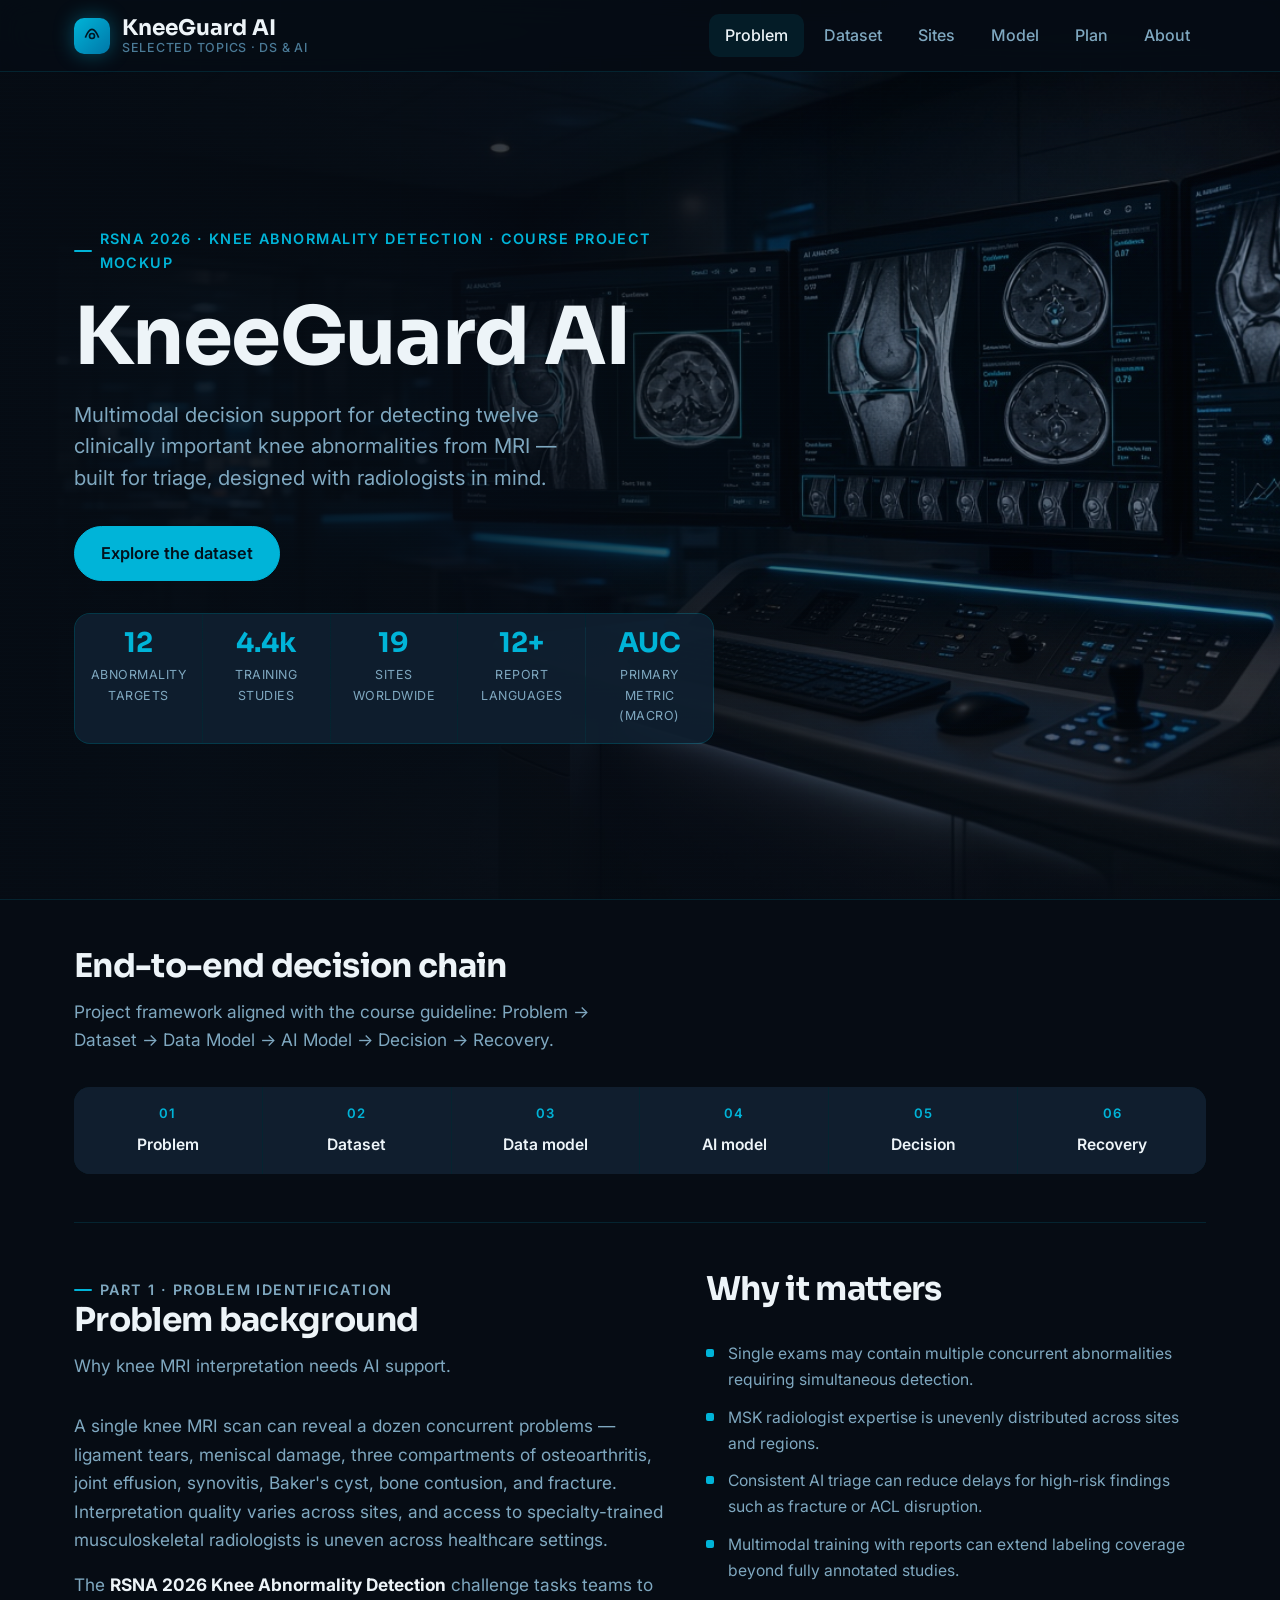
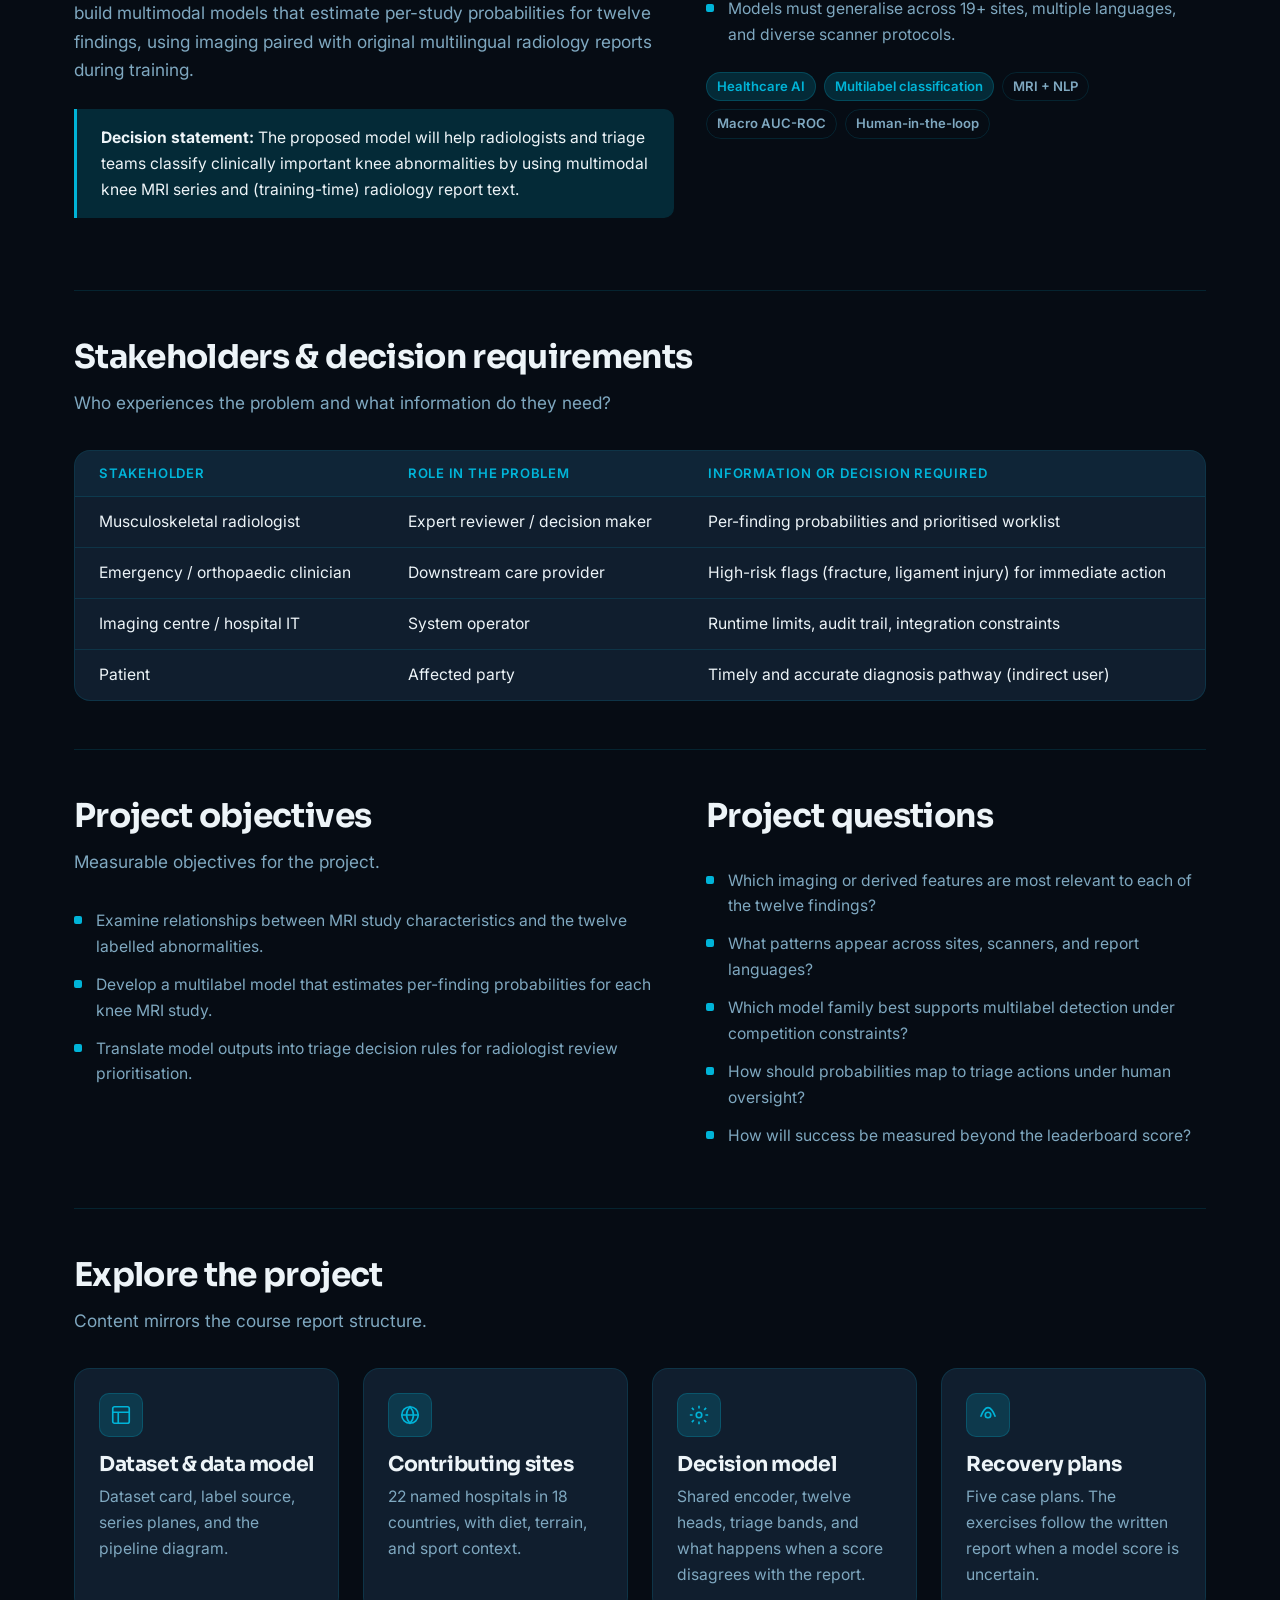
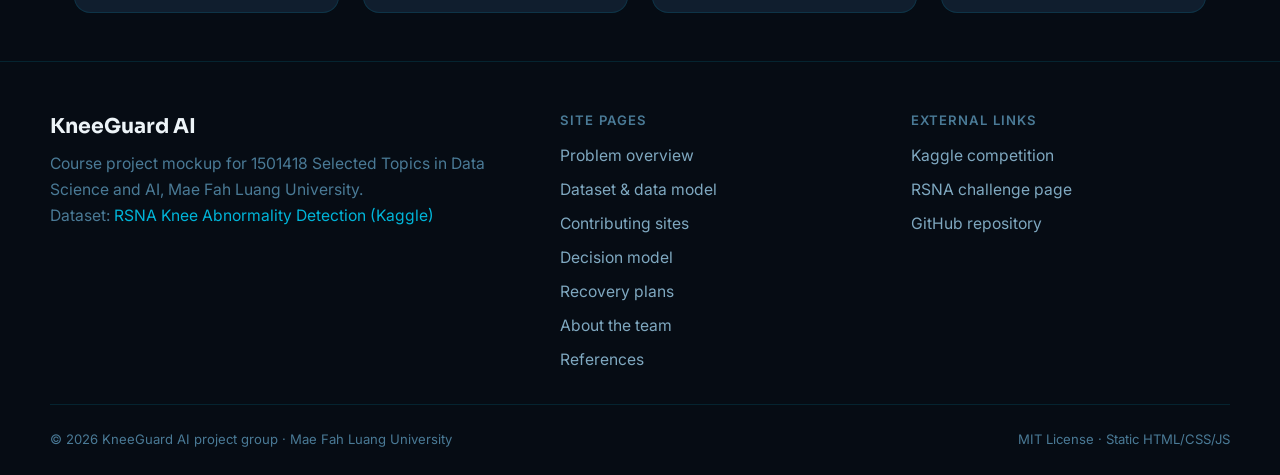
<file: docs/index.html>
<!DOCTYPE html>
<html lang="en">
<head>
  <meta charset="UTF-8" />
  <meta name="viewport" content="width=device-width, initial-scale=1" />
  <title>KneeGuard AI — RSNA Knee Abnormality Detection</title>
  <meta name="description" content="Multimodal AI for detecting twelve clinically important knee abnormalities from MRI — course project mockup for 1501418 Selected Topics in Data Science and AI." />
  <meta property="og:title"       content="KneeGuard AI — RSNA Knee Abnormality Detection" />
  <meta property="og:description" content="Multimodal decision support for knee MRI triage. Course project mockup." />
  <meta property="og:type"        content="website" />
  <meta property="og:url"         content="https://pnt-comexe.github.io/kneeguard-ai/" />
  <link rel="icon" type="image/svg+xml" href="assets/favicon.svg" />
  <link rel="stylesheet" href="assets/css/styles.css" />
</head>
<body>
  <header class="site-header">
    <div class="nav-wrap">
      <a class="brand" href="index.html" aria-label="KneeGuard AI home">
        <span class="brand-icon" aria-hidden="true">
          <svg viewBox="0 0 24 24"><path d="M4 14c3-8 6-10 8-10s5 2 8 10"/><circle cx="12" cy="12" r="3"/></svg>
        </span>
        <span class="brand-text">
          KneeGuard AI
          <span class="brand-sub">Selected Topics · DS &amp; AI</span>
        </span>
      </a>
      <button class="nav-toggle" type="button" aria-label="Toggle navigation" aria-expanded="false">
        <span></span><span></span><span></span>
      </button>
      <ul class="nav-links" role="list">
        <li><a href="index.html" class="is-active" aria-current="page">Problem</a></li>
        <li><a href="data.html">Dataset</a></li>
        <li><a href="map.html">Sites</a></li>
        <li><a href="model.html">Model</a></li>
        <li><a href="rehab.html">Plan</a></li>
        <li><a href="about.html">About</a></li>
      </ul>
    </div>
  </header>

  <main id="main-content">

    <!-- Hero -->
    <section class="hero" aria-labelledby="hero-heading">
      <div class="hero-visual" aria-hidden="true">
        <img
          class="hero-photo"
          src="assets/img/hero-mri-console.png"
          alt=""
          width="1600"
          height="900"
          decoding="async"
          fetchpriority="high"
        />
        <div class="hero-scrim"></div>
      </div>

      <div class="hero-content">
        <div class="hero-copy">
          <p class="eyebrow">RSNA 2026 · Knee Abnormality Detection · Course project mockup</p>
          <h1 id="hero-heading">KneeGuard AI</h1>
          <p class="hero-lead">
            Multimodal decision support for detecting twelve clinically important knee abnormalities from MRI — built for triage, designed with radiologists in mind.
          </p>
          <div class="cta-row">
            <a class="btn btn-primary" href="data.html">Explore the dataset</a>
          </div>

          <div class="stat-bar" aria-label="Project key figures">
            <div class="stat-item">
              <div class="stat-num">12</div>
              <div class="stat-label">Abnormality targets</div>
            </div>
            <div class="stat-item">
              <div class="stat-num">4.4k</div>
              <div class="stat-label">Training studies</div>
            </div>
            <div class="stat-item">
              <div class="stat-num">19</div>
              <div class="stat-label">Sites worldwide</div>
            </div>
            <div class="stat-item">
              <div class="stat-num">12+</div>
              <div class="stat-label">Report languages</div>
            </div>
            <div class="stat-item">
              <div class="stat-num">AUC</div>
              <div class="stat-label">Primary metric (macro)</div>
            </div>
          </div>
        </div>
      </div>
    </section>

    <div class="page-container">

      <!-- Pipeline strip -->
      <section class="section" aria-labelledby="pipeline-heading">
        <div class="section-header">
          <h2 id="pipeline-heading">End-to-end decision chain</h2>
          <p>Project framework aligned with the course guideline: Problem → Dataset → Data Model → AI Model → Decision → Recovery.</p>
        </div>
        <nav class="pipeline" aria-label="Project pipeline">
          <a class="pipeline-step" href="index.html">
            <span class="step-num">01</span>
            <span class="step-label">Problem</span>
          </a>
          <a class="pipeline-step" href="data.html">
            <span class="step-num">02</span>
            <span class="step-label">Dataset</span>
          </a>
          <a class="pipeline-step" href="data.html#data-model">
            <span class="step-num">03</span>
            <span class="step-label">Data model</span>
          </a>
          <a class="pipeline-step" href="model.html">
            <span class="step-num">04</span>
            <span class="step-label">AI model</span>
          </a>
          <a class="pipeline-step" href="model.html#decision-rules">
            <span class="step-num">05</span>
            <span class="step-label">Decision</span>
          </a>
          <a class="pipeline-step" href="rehab.html">
            <span class="step-num">06</span>
            <span class="step-label">Recovery</span>
          </a>
        </nav>
      </section>

      <!-- Problem background -->
      <section class="section" aria-labelledby="problem-heading">
        <div class="col-2">
          <div>
            <div class="section-header">
              <p class="eyebrow">Part 1 · Problem identification</p>
              <h2 id="problem-heading">Problem background</h2>
              <p>Why knee MRI interpretation needs AI support.</p>
            </div>
            <p class="muted">
              A single knee MRI scan can reveal a dozen concurrent problems — ligament tears, meniscal damage,
              three compartments of osteoarthritis, joint effusion, synovitis, Baker's cyst, bone contusion, and fracture.
              Interpretation quality varies across sites, and access to specialty-trained musculoskeletal radiologists
              is uneven across healthcare settings.
            </p>
            <p class="muted">
              The <strong style="color:var(--text-primary)">RSNA 2026 Knee Abnormality Detection</strong> challenge
              tasks teams to build multimodal models that estimate per-study probabilities for twelve findings,
              using imaging paired with original multilingual radiology reports during training.
            </p>
            <div class="callout">
              <strong>Decision statement:</strong> The proposed model will help radiologists and triage teams
              classify clinically important knee abnormalities by using multimodal knee MRI series and
              (training-time) radiology report text.
            </div>
          </div>
          <aside>
            <div class="section-header">
              <h2>Why it matters</h2>
            </div>
            <ul class="list-check">
              <li>Single exams may contain multiple concurrent abnormalities requiring simultaneous detection.</li>
              <li>MSK radiologist expertise is unevenly distributed across sites and regions.</li>
              <li>Consistent AI triage can reduce delays for high-risk findings such as fracture or ACL disruption.</li>
              <li>Multimodal training with reports can extend labeling coverage beyond fully annotated studies.</li>
              <li>Models must generalise across 19+ sites, multiple languages, and diverse scanner protocols.</li>
            </ul>
            <div style="margin-top:var(--s5); display:flex; flex-wrap:wrap; gap:var(--s2);">
              <span class="badge badge-brand">Healthcare AI</span>
              <span class="badge badge-brand">Multilabel classification</span>
              <span class="badge">MRI + NLP</span>
              <span class="badge">Macro AUC-ROC</span>
              <span class="badge">Human-in-the-loop</span>
            </div>
          </aside>
        </div>
      </section>

      <!-- Stakeholders -->
      <section class="section" aria-labelledby="stakeholders-heading">
        <div class="section-header">
          <h2 id="stakeholders-heading">Stakeholders &amp; decision requirements</h2>
          <p>Who experiences the problem and what information do they need?</p>
        </div>
        <div class="table-wrap">
          <table>
            <thead>
              <tr>
                <th scope="col">Stakeholder</th>
                <th scope="col">Role in the problem</th>
                <th scope="col">Information or decision required</th>
              </tr>
            </thead>
            <tbody>
              <tr>
                <td>Musculoskeletal radiologist</td>
                <td>Expert reviewer / decision maker</td>
                <td>Per-finding probabilities and prioritised worklist</td>
              </tr>
              <tr>
                <td>Emergency / orthopaedic clinician</td>
                <td>Downstream care provider</td>
                <td>High-risk flags (fracture, ligament injury) for immediate action</td>
              </tr>
              <tr>
                <td>Imaging centre / hospital IT</td>
                <td>System operator</td>
                <td>Runtime limits, audit trail, integration constraints</td>
              </tr>
              <tr>
                <td>Patient</td>
                <td>Affected party</td>
                <td>Timely and accurate diagnosis pathway (indirect user)</td>
              </tr>
            </tbody>
          </table>
        </div>
      </section>

      <!-- Objectives & questions -->
      <section class="section" aria-labelledby="objectives-heading">
        <div class="col-2">
          <div>
            <div class="section-header">
              <h2 id="objectives-heading">Project objectives</h2>
              <p>Measurable objectives for the project.</p>
            </div>
            <ul class="list-check">
              <li>Examine relationships between MRI study characteristics and the twelve labelled abnormalities.</li>
              <li>Develop a multilabel model that estimates per-finding probabilities for each knee MRI study.</li>
              <li>Translate model outputs into triage decision rules for radiologist review prioritisation.</li>
            </ul>
          </div>
          <div>
            <div class="section-header">
              <h2>Project questions</h2>
            </div>
            <ul class="list-check">
              <li>Which imaging or derived features are most relevant to each of the twelve findings?</li>
              <li>What patterns appear across sites, scanners, and report languages?</li>
              <li>Which model family best supports multilabel detection under competition constraints?</li>
              <li>How should probabilities map to triage actions under human oversight?</li>
              <li>How will success be measured beyond the leaderboard score?</li>
            </ul>
          </div>
        </div>
      </section>

      <!-- Site map -->
      <section class="section" style="border-bottom:none;" aria-labelledby="sitemap-heading">
        <div class="section-header">
          <h2 id="sitemap-heading">Explore the project</h2>
          <p>Content mirrors the course report structure.</p>
        </div>
        <div class="col-4">
          <a class="card card-link" href="data.html">
            <div class="card-icon" aria-hidden="true">
              <svg viewBox="0 0 24 24"><rect x="3" y="3" width="18" height="18" rx="2"/><path d="M3 9h18M9 21V9"/></svg>
            </div>
            <h3>Dataset &amp; data model</h3>
            <p>Dataset card, label source, series planes, and the pipeline diagram.</p>
          </a>
          <a class="card card-link" href="map.html">
            <div class="card-icon" aria-hidden="true">
              <svg viewBox="0 0 24 24"><circle cx="12" cy="12" r="9"/><path d="M3 12h18M12 3c2.5 2.8 3.8 5.8 3.8 9s-1.3 6.2-3.8 9c-2.5-2.8-3.8-5.8-3.8-9s1.3-6.2 3.8-9z"/></svg>
            </div>
            <h3>Contributing sites</h3>
            <p>22 named hospitals in 18 countries, with diet, terrain, and sport context.</p>
          </a>
          <a class="card card-link" href="model.html">
            <div class="card-icon" aria-hidden="true">
              <svg viewBox="0 0 24 24"><circle cx="12" cy="12" r="3"/><path d="M12 2v3M12 19v3M4.22 4.22l2.12 2.12M17.66 17.66l2.12 2.12M2 12h3M19 12h3M4.22 19.78l2.12-2.12M17.66 6.34l2.12-2.12"/></svg>
            </div>
            <h3>Decision model</h3>
            <p>Shared encoder, twelve heads, triage bands, and what happens when a score disagrees with the report.</p>
          </a>
          <a class="card card-link" href="rehab.html">
            <div class="card-icon" aria-hidden="true">
              <svg viewBox="0 0 24 24"><path d="M4 14c3-8 6-10 8-10s5 2 8 10"/><circle cx="12" cy="12" r="3"/></svg>
            </div>
            <h3>Recovery plans</h3>
            <p>Five case plans. The exercises follow the written report when a model score is uncertain.</p>
          </a>
        </div>
      </section>

    </div>
  </main>

  <footer class="site-footer">
    <div class="footer-inner">
      <div>
        <p class="footer-brand">KneeGuard AI</p>
        <p>
          Course project mockup for 1501418 Selected Topics in Data Science and AI,
          Mae Fah Luang University.<br />
          Dataset: <a href="https://www.kaggle.com/competitions/rsna-knee-abnormality-detection/overview" target="_blank" rel="noopener">RSNA Knee Abnormality Detection (Kaggle)</a>
        </p>
      </div>
      <div>
        <p class="footer-nav-label">Site pages</p>
        <ul class="footer-links" role="list">
          <li><a href="index.html">Problem overview</a></li>
          <li><a href="data.html">Dataset &amp; data model</a></li>
          <li><a href="map.html">Contributing sites</a></li>
          <li><a href="model.html">Decision model</a></li>
          <li><a href="rehab.html">Recovery plans</a></li>
          <li><a href="about.html">About the team</a></li>
          <li><a href="references.html">References</a></li>
        </ul>
      </div>
      <div>
        <p class="footer-nav-label">External links</p>
        <ul class="footer-links" role="list">
          <li><a href="https://www.kaggle.com/competitions/rsna-knee-abnormality-detection/overview" target="_blank" rel="noopener">Kaggle competition</a></li>
          <li><a href="https://www.rsna.org/artificial-intelligence/ai-image-challenge/knee-mri-ai-challenge" target="_blank" rel="noopener">RSNA challenge page</a></li>
          <li><a href="https://github.com/Pnt-CoMExE/kneeguard-ai" target="_blank" rel="noopener">GitHub repository</a></li>
        </ul>
      </div>
    </div>
    <div class="footer-bottom">
      <span>© 2026 KneeGuard AI project group · Mae Fah Luang University</span>
      <span>MIT License · Static HTML/CSS/JS</span>
    </div>
  </footer>

  <script src="assets/js/main.js"></script>
</body>
</html>
</file>
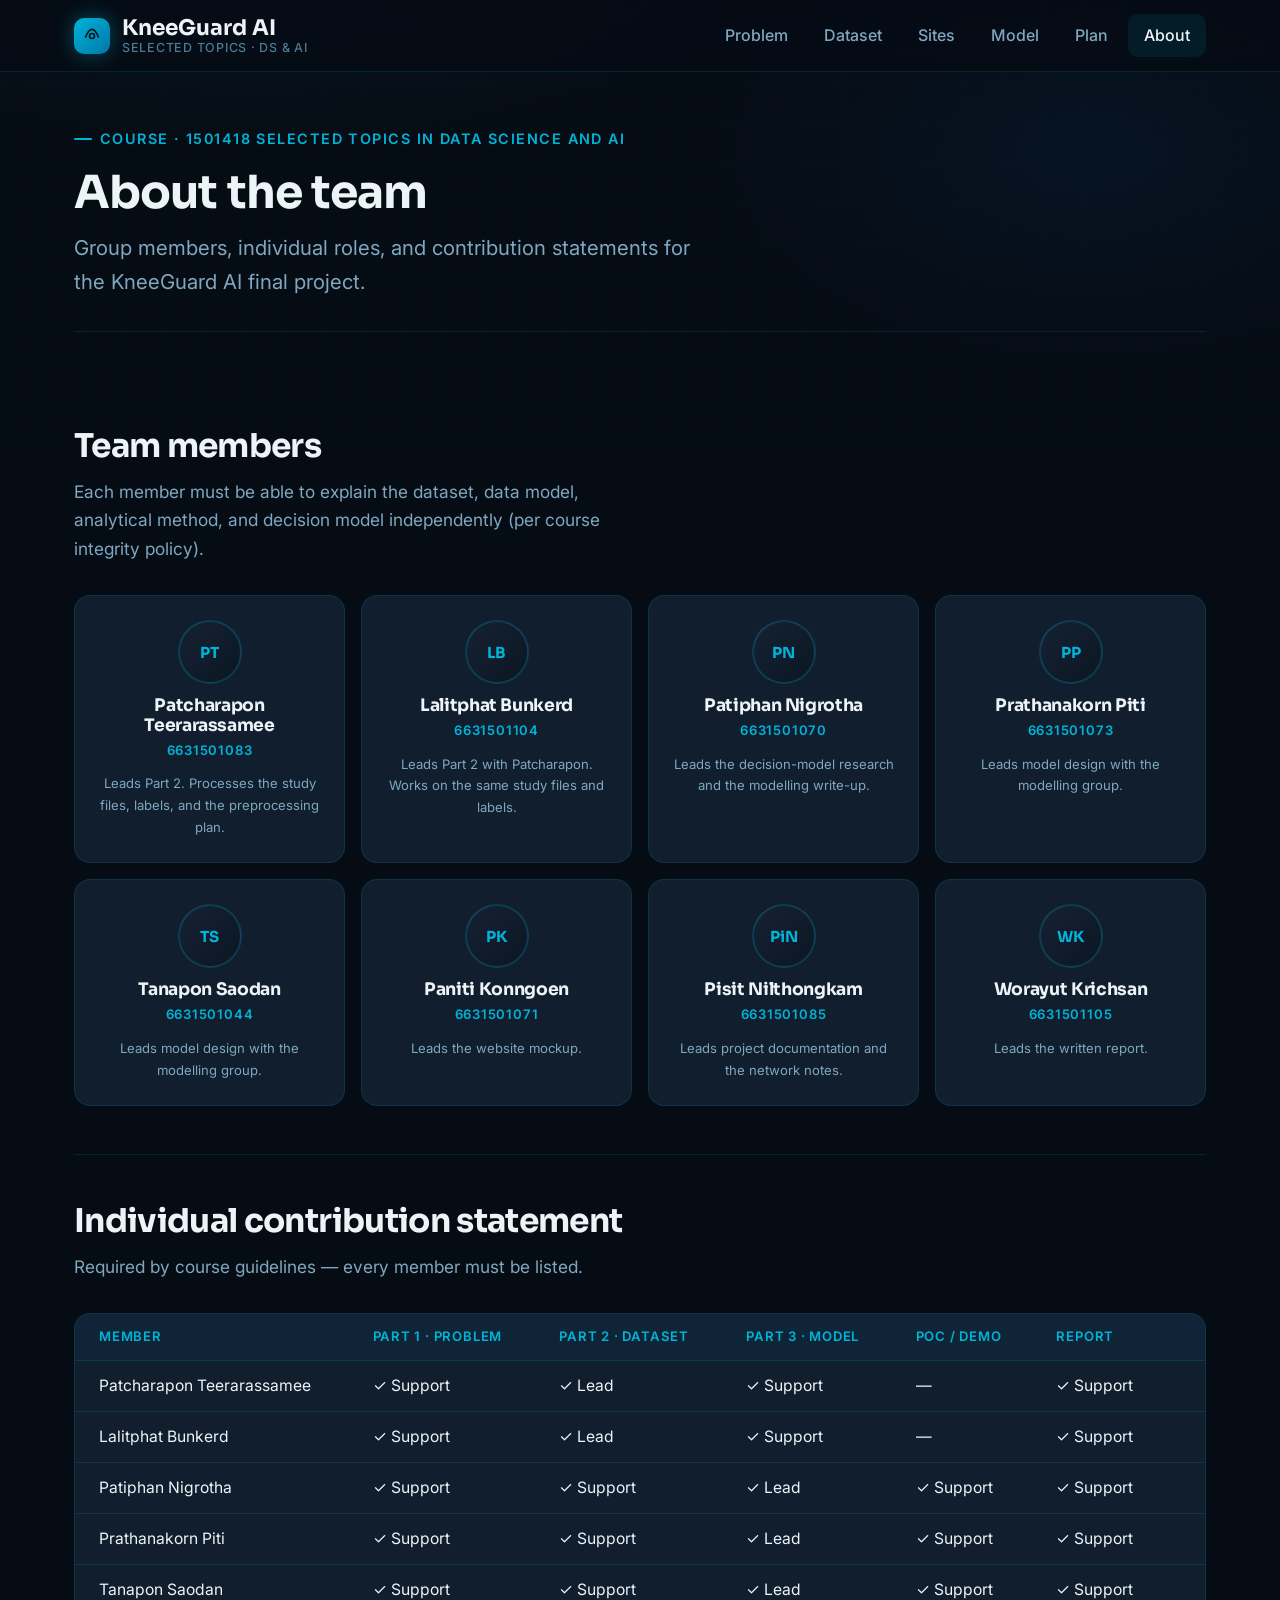
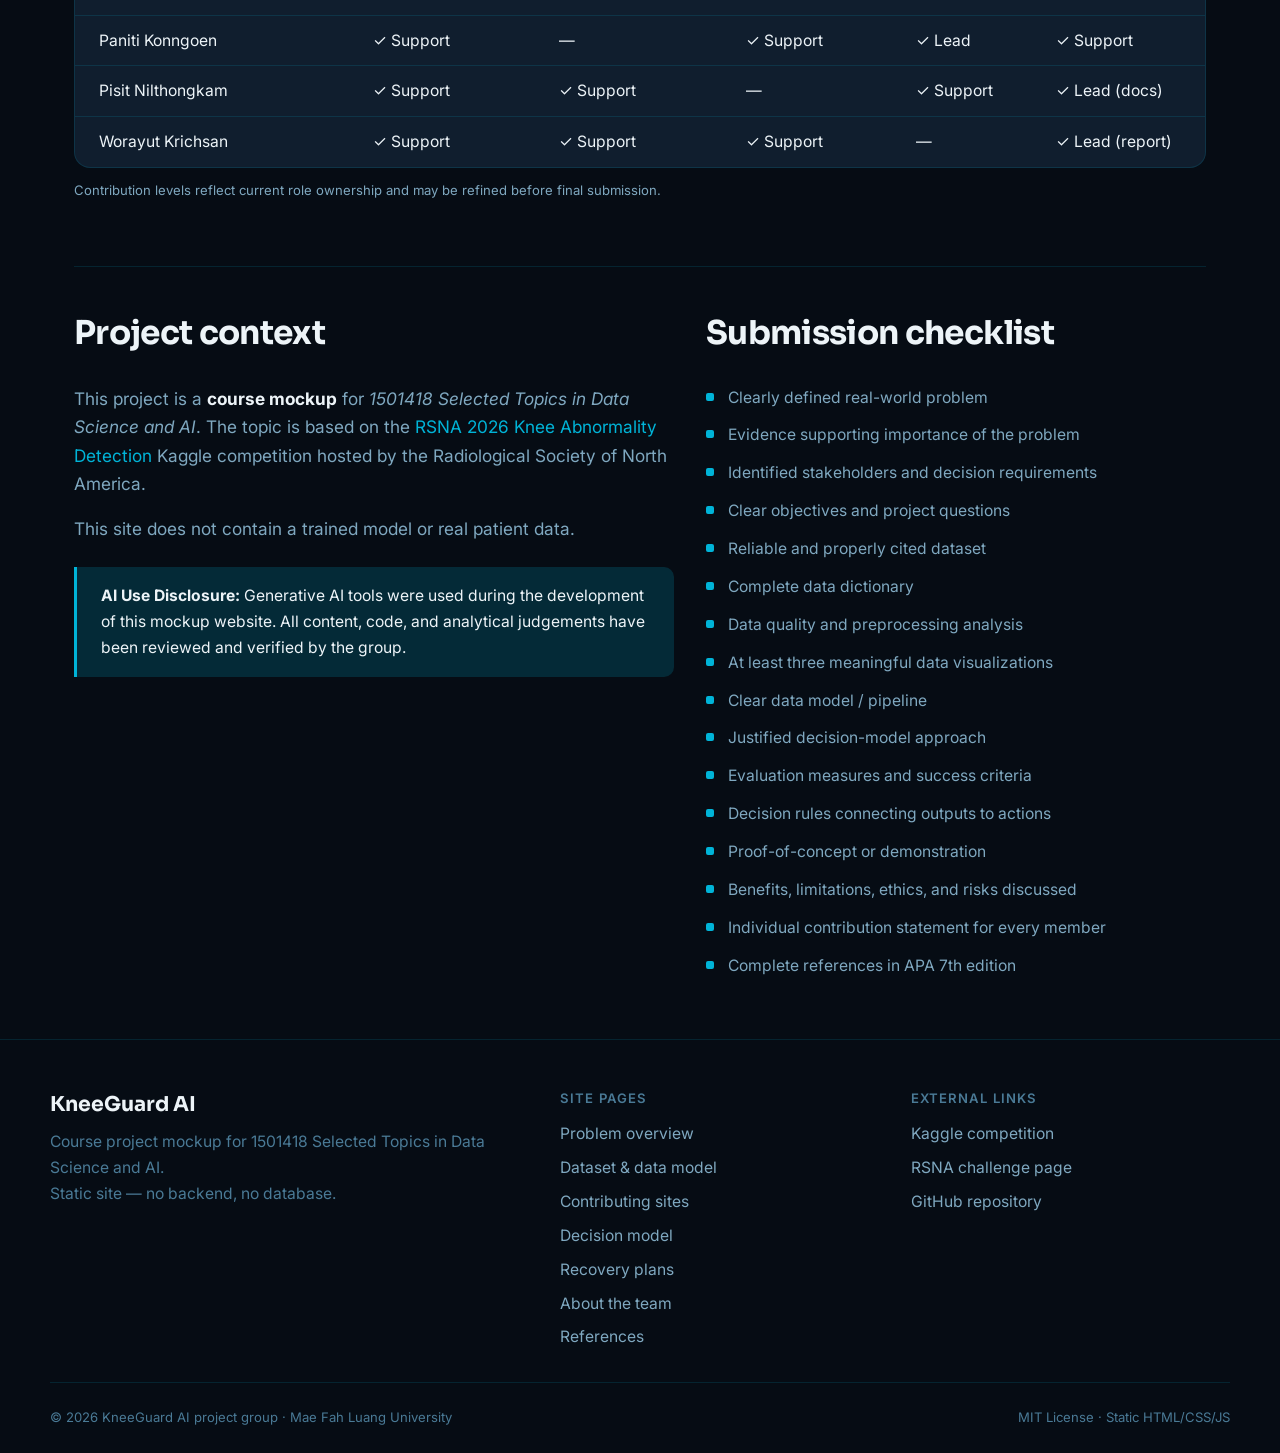
<file: docs/about.html>
<!DOCTYPE html>
<html lang="en">
<head>
  <meta charset="UTF-8" />
  <meta name="viewport" content="width=device-width, initial-scale=1" />
  <title>About the Team — KneeGuard AI</title>
  <meta name="description" content="Meet the team behind KneeGuard AI, a course project for 1501418 Selected Topics in Data Science and AI." />
  <meta property="og:title"       content="About the Team — KneeGuard AI" />
  <meta property="og:description" content="Team roles, contributions, and project context." />
  <meta property="og:type"        content="website" />
  <link rel="icon" type="image/svg+xml" href="assets/favicon.svg" />
  <link rel="stylesheet" href="assets/css/styles.css" />
</head>
<body>
  <header class="site-header">
    <div class="nav-wrap">
      <a class="brand" href="index.html">
        <span class="brand-icon" aria-hidden="true">
          <svg viewBox="0 0 24 24"><path d="M4 14c3-8 6-10 8-10s5 2 8 10"/><circle cx="12" cy="12" r="3"/></svg>
        </span>
        <span class="brand-text">
          KneeGuard AI
          <span class="brand-sub">Selected Topics · DS &amp; AI</span>
        </span>
      </a>
      <button class="nav-toggle" type="button" aria-label="Toggle navigation" aria-expanded="false">
        <span></span><span></span><span></span>
      </button>
      <ul class="nav-links" role="list">
        <li><a href="index.html">Problem</a></li>
        <li><a href="data.html">Dataset</a></li>
        <li><a href="map.html">Sites</a></li>
        <li><a href="model.html">Model</a></li>
        <li><a href="rehab.html">Plan</a></li>
        <li><a href="about.html" class="is-active">About</a></li>
      </ul>
    </div>
  </header>

  <main id="main-content">
    <div class="page-container">
      <div class="page-header animate-rise">
        <p class="eyebrow">Course · 1501418 Selected Topics in Data Science and AI</p>
        <h1>About the team</h1>
        <p class="lead">
          Group members, individual roles, and contribution statements for the KneeGuard AI final project.
        </p>
      </div>

      <!-- Team cards -->
      <section class="section animate-rise-2" aria-labelledby="team-heading">
        <div class="section-header">
          <h2 id="team-heading">Team members</h2>
          <p>Each member must be able to explain the dataset, data model, analytical method, and decision model independently (per course integrity policy).</p>
        </div>
        <div class="team-grid">

          <article class="team-card">
            <div class="avatar" aria-hidden="true">PT</div>
            <h3>Patcharapon Teerarassamee</h3>
            <p class="role">6631501083</p>
            <p>Leads Part 2. Processes the study files, labels, and the preprocessing plan.</p>
          </article>

          <article class="team-card">
            <div class="avatar" aria-hidden="true">LB</div>
            <h3>Lalitphat Bunkerd</h3>
            <p class="role">6631501104</p>
            <p>Leads Part 2 with Patcharapon. Works on the same study files and labels.</p>
          </article>

          <article class="team-card">
            <div class="avatar" aria-hidden="true">PN</div>
            <h3>Patiphan Nigrotha</h3>
            <p class="role">6631501070</p>
            <p>Leads the decision-model research and the modelling write-up.</p>
          </article>

          <article class="team-card">
            <div class="avatar" aria-hidden="true">PP</div>
            <h3>Prathanakorn Piti</h3>
            <p class="role">6631501073</p>
            <p>Leads model design with the modelling group.</p>
          </article>

          <article class="team-card">
            <div class="avatar" aria-hidden="true">TS</div>
            <h3>Tanapon Saodan</h3>
            <p class="role">6631501044</p>
            <p>Leads model design with the modelling group.</p>
          </article>

          <article class="team-card">
            <div class="avatar" aria-hidden="true">PK</div>
            <h3>Paniti Konngoen</h3>
            <p class="role">6631501071</p>
            <p>Leads the website mockup.</p>
          </article>

          <article class="team-card">
            <div class="avatar" aria-hidden="true">PiN</div>
            <h3>Pisit Nilthongkam</h3>
            <p class="role">6631501085</p>
            <p>Leads project documentation and the network notes.</p>
          </article>

          <article class="team-card">
            <div class="avatar" aria-hidden="true">WK</div>
            <h3>Worayut Krichsan</h3>
            <p class="role">6631501105</p>
            <p>Leads the written report.</p>
          </article>

        </div>
      </section>

      <!-- Contribution table -->
      <section class="section" aria-labelledby="contrib-heading">
        <div class="section-header">
          <h2 id="contrib-heading">Individual contribution statement</h2>
          <p>Required by course guidelines — every member must be listed.</p>
        </div>
        <div class="table-wrap">
          <table>
            <thead>
              <tr>
                <th>Member</th>
                <th>Part 1 · Problem</th>
                <th>Part 2 · Dataset</th>
                <th>Part 3 · Model</th>
                <th>PoC / Demo</th>
                <th>Report</th>
              </tr>
            </thead>
            <tbody>
              <tr>
                <td>Patcharapon Teerarassamee</td>
                <td>✓ Support</td>
                <td>✓ Lead</td>
                <td>✓ Support</td>
                <td>—</td>
                <td>✓ Support</td>
              </tr>
              <tr>
                <td>Lalitphat Bunkerd</td>
                <td>✓ Support</td>
                <td>✓ Lead</td>
                <td>✓ Support</td>
                <td>—</td>
                <td>✓ Support</td>
              </tr>
              <tr>
                <td>Patiphan Nigrotha</td>
                <td>✓ Support</td>
                <td>✓ Support</td>
                <td>✓ Lead</td>
                <td>✓ Support</td>
                <td>✓ Support</td>
              </tr>
              <tr>
                <td>Prathanakorn Piti</td>
                <td>✓ Support</td>
                <td>✓ Support</td>
                <td>✓ Lead</td>
                <td>✓ Support</td>
                <td>✓ Support</td>
              </tr>
              <tr>
                <td>Tanapon Saodan</td>
                <td>✓ Support</td>
                <td>✓ Support</td>
                <td>✓ Lead</td>
                <td>✓ Support</td>
                <td>✓ Support</td>
              </tr>
              <tr>
                <td>Paniti Konngoen</td>
                <td>✓ Support</td>
                <td>—</td>
                <td>✓ Support</td>
                <td>✓ Lead</td>
                <td>✓ Support</td>
              </tr>
              <tr>
                <td>Pisit Nilthongkam</td>
                <td>✓ Support</td>
                <td>✓ Support</td>
                <td>—</td>
                <td>✓ Support</td>
                <td>✓ Lead (docs)</td>
              </tr>
              <tr>
                <td>Worayut Krichsan</td>
                <td>✓ Support</td>
                <td>✓ Support</td>
                <td>✓ Support</td>
                <td>—</td>
                <td>✓ Lead (report)</td>
              </tr>
            </tbody>
          </table>
        </div>
        <p class="muted" style="margin-top:12px; font-size: var(--fs-xs);">
          Contribution levels reflect current role ownership and may be refined before final submission.
        </p>
      </section>

      <!-- Project context -->
      <section class="section" aria-labelledby="context-heading">
        <div class="col-2">
          <div>
            <div class="section-header">
              <h2 id="context-heading">Project context</h2>
            </div>
            <p class="muted">
              This project is a <strong style="color:var(--text-primary)">course mockup</strong> for
              <em>1501418 Selected Topics in Data Science and AI</em>. The topic is based on the
              <a href="https://www.kaggle.com/competitions/rsna-knee-abnormality-detection/overview" target="_blank" rel="noopener">RSNA 2026 Knee Abnormality Detection</a>
              Kaggle competition hosted by the Radiological Society of North America.
            </p>
            <p class="muted">
              This site does not contain a trained model or real patient data.
            </p>
            <div class="callout">
              <strong>AI Use Disclosure:</strong> Generative AI tools were used during the development of this
              mockup website. All content, code, and analytical judgements have been reviewed and verified by the group.
            </div>
          </div>
          <div>
            <div class="section-header">
              <h2>Submission checklist</h2>
            </div>
            <ul class="list-check">
              <li>Clearly defined real-world problem</li>
              <li>Evidence supporting importance of the problem</li>
              <li>Identified stakeholders and decision requirements</li>
              <li>Clear objectives and project questions</li>
              <li>Reliable and properly cited dataset</li>
              <li>Complete data dictionary</li>
              <li>Data quality and preprocessing analysis</li>
              <li>At least three meaningful data visualizations</li>
              <li>Clear data model / pipeline</li>
              <li>Justified decision-model approach</li>
              <li>Evaluation measures and success criteria</li>
              <li>Decision rules connecting outputs to actions</li>
              <li>Proof-of-concept or demonstration</li>
              <li>Benefits, limitations, ethics, and risks discussed</li>
              <li>Individual contribution statement for every member</li>
              <li>Complete references in APA 7th edition</li>
            </ul>
          </div>
        </div>
      </section>

    </div>
  </main>

  <footer class="site-footer">
    <div class="footer-inner">
      <div>
        <p class="footer-brand">KneeGuard AI</p>
        <p>Course project mockup for 1501418 Selected Topics in Data Science and AI.<br />
        Static site — no backend, no database.</p>
      </div>
      <div>
        <p class="footer-nav-label">Site pages</p>
        <ul class="footer-links" role="list">
          <li><a href="index.html">Problem overview</a></li>
          <li><a href="data.html">Dataset &amp; data model</a></li>
          <li><a href="map.html">Contributing sites</a></li>
          <li><a href="model.html">Decision model</a></li>
          <li><a href="rehab.html">Recovery plans</a></li>
          <li><a href="about.html">About the team</a></li>
          <li><a href="references.html">References</a></li>
        </ul>
      </div>
      <div>
        <p class="footer-nav-label">External links</p>
        <ul class="footer-links" role="list">
          <li><a href="https://www.kaggle.com/competitions/rsna-knee-abnormality-detection/overview" target="_blank" rel="noopener">Kaggle competition</a></li>
          <li><a href="https://www.rsna.org/artificial-intelligence/ai-image-challenge/knee-mri-ai-challenge" target="_blank" rel="noopener">RSNA challenge page</a></li>
          <li><a href="https://github.com/Pnt-CoMExE/kneeguard-ai" target="_blank" rel="noopener">GitHub repository</a></li>
        </ul>
      </div>
    </div>
    <div class="footer-bottom">
      <span>© 2026 KneeGuard AI project group · Mae Fah Luang University</span>
      <span>MIT License · Static HTML/CSS/JS</span>
    </div>
  </footer>

  <script src="assets/js/main.js"></script>
</body>
</html>
</file>
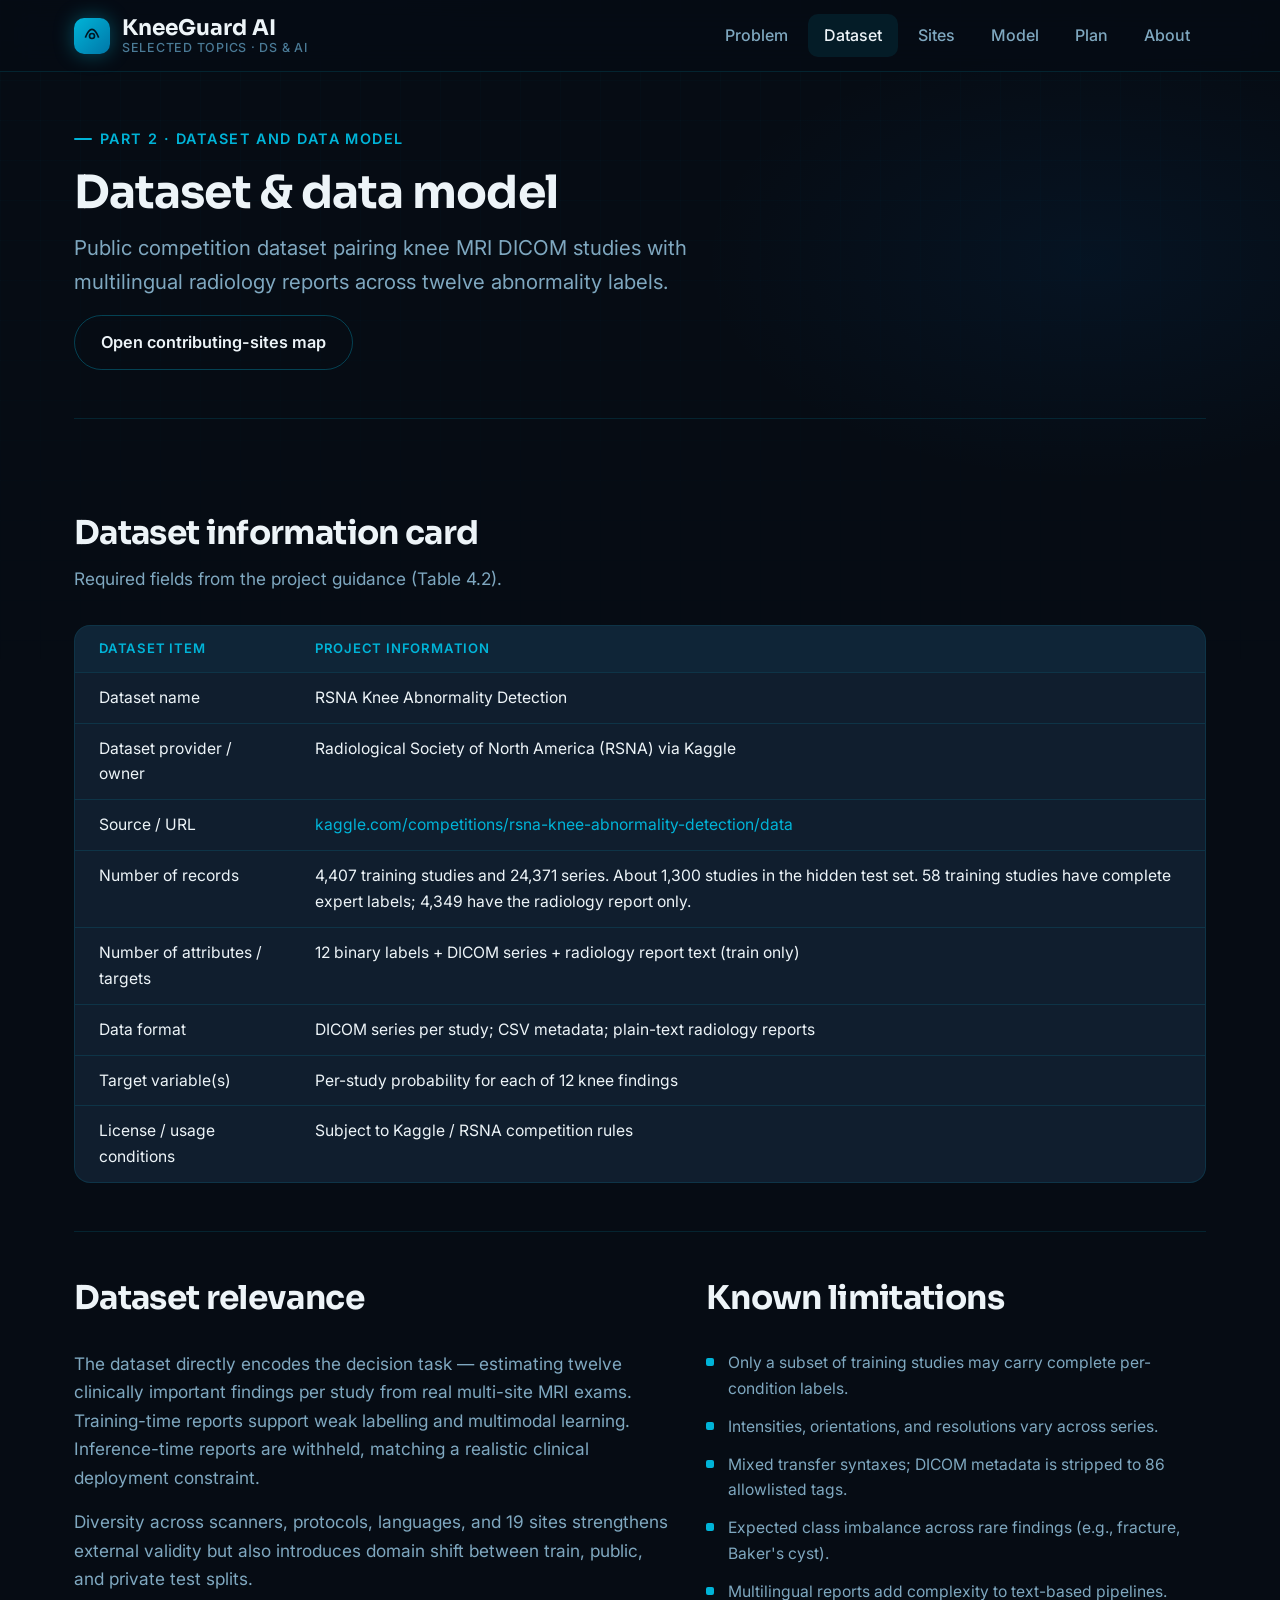
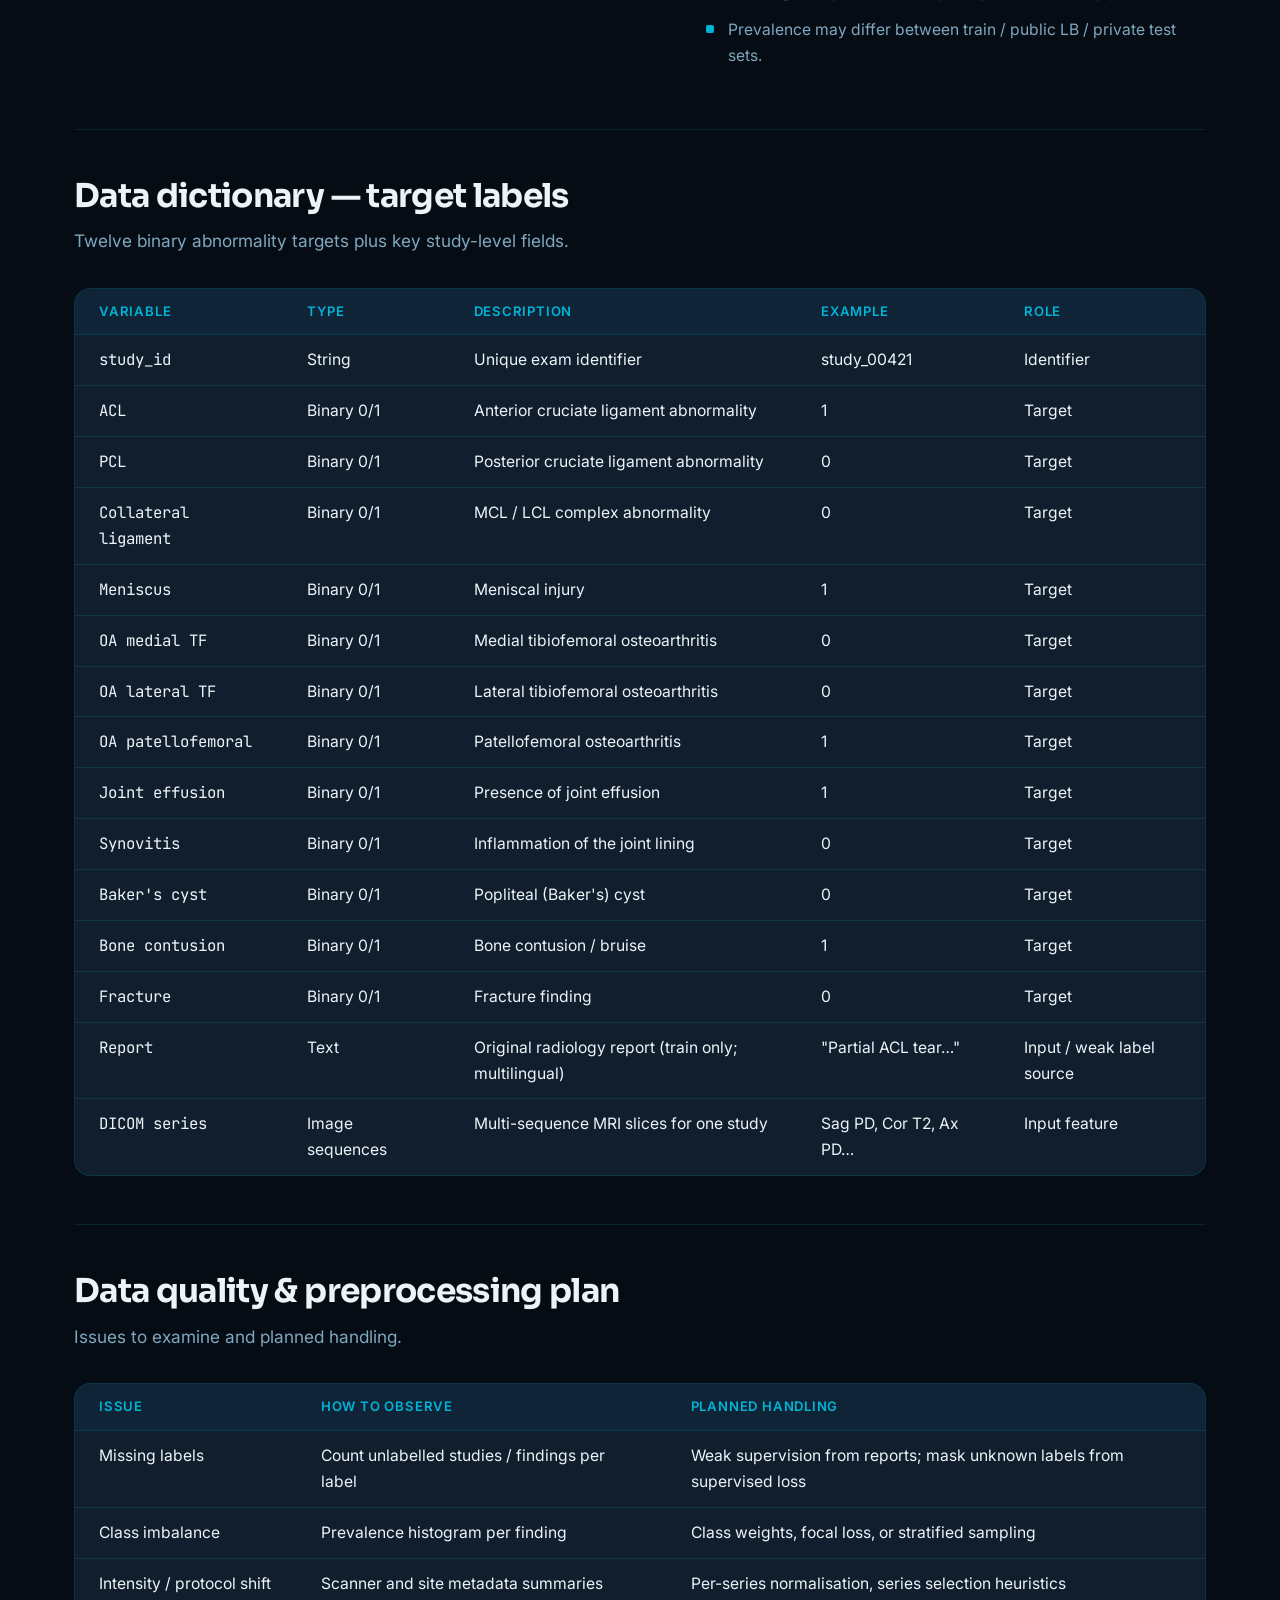
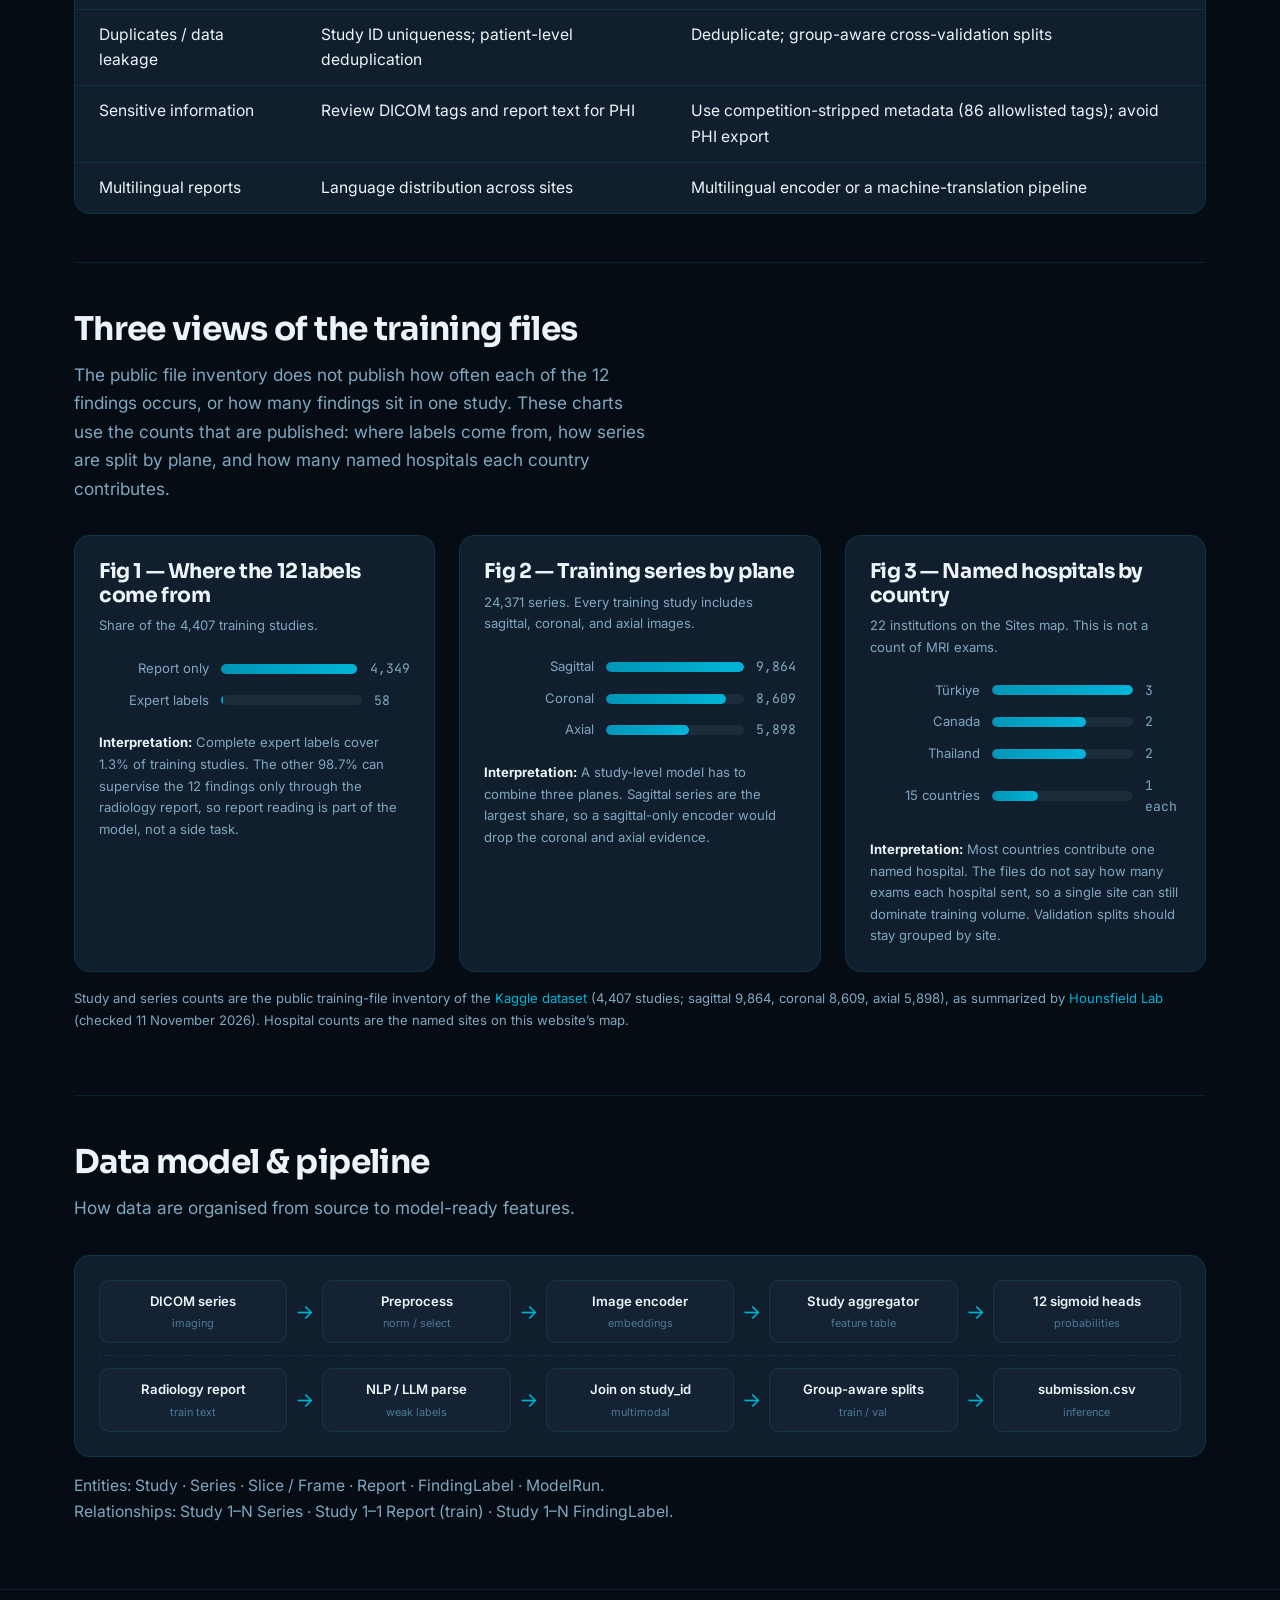
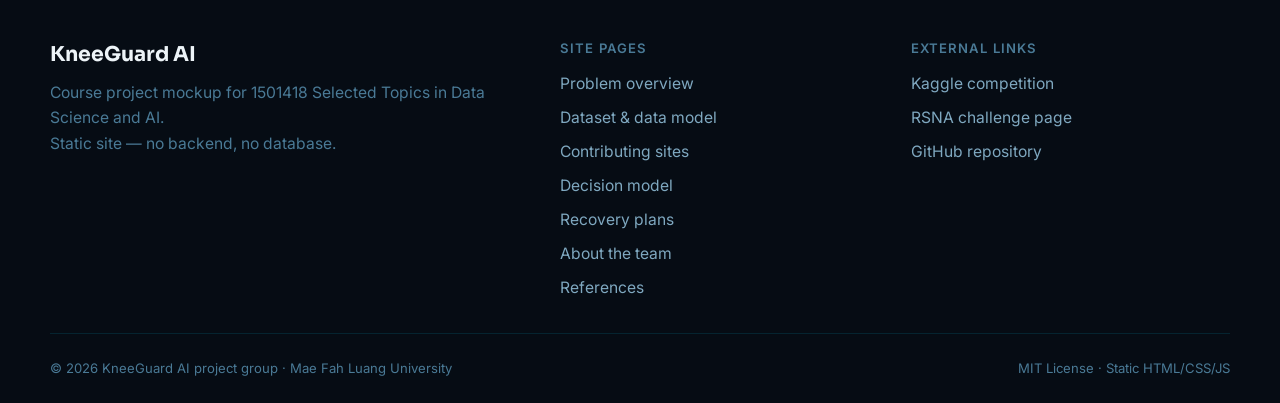
<file: docs/data.html>
<!DOCTYPE html>
<html lang="en">
<head>
  <meta charset="UTF-8" />
  <meta name="viewport" content="width=device-width, initial-scale=1" />
  <title>Dataset &amp; Data Model — KneeGuard AI</title>
  <meta name="description" content="Dataset information, data dictionary, quality plan, exploratory analysis, and data pipeline for KneeGuard AI." />
  <meta property="og:title"       content="Dataset &amp; Data Model — KneeGuard AI" />
  <meta property="og:description" content="Part 2: dataset and data model for RSNA knee abnormality detection." />
  <meta property="og:type"        content="website" />
  <link rel="icon" type="image/svg+xml" href="assets/favicon.svg" />
  <link rel="stylesheet" href="assets/css/styles.css" />
</head>
<body>
  <header class="site-header">
    <div class="nav-wrap">
      <a class="brand" href="index.html">
        <span class="brand-icon" aria-hidden="true">
          <svg viewBox="0 0 24 24"><path d="M4 14c3-8 6-10 8-10s5 2 8 10"/><circle cx="12" cy="12" r="3"/></svg>
        </span>
        <span class="brand-text">
          KneeGuard AI
          <span class="brand-sub">Selected Topics · DS &amp; AI</span>
        </span>
      </a>
      <button class="nav-toggle" type="button" aria-label="Toggle navigation" aria-expanded="false">
        <span></span><span></span><span></span>
      </button>
      <ul class="nav-links" role="list">
        <li><a href="index.html">Problem</a></li>
        <li><a href="data.html" class="is-active" aria-current="page">Dataset</a></li>
        <li><a href="map.html">Sites</a></li>
        <li><a href="model.html">Model</a></li>
        <li><a href="rehab.html">Plan</a></li>
        <li><a href="about.html">About</a></li>
      </ul>
    </div>
  </header>

  <main id="main-content">
    <div class="page-container">

      <div class="page-header animate-rise">
        <p class="eyebrow">Part 2 · Dataset and data model</p>
        <h1>Dataset &amp; data model</h1>
        <p class="lead">
          Public competition dataset pairing knee MRI DICOM studies with multilingual radiology reports across twelve abnormality labels.
        </p>
        <p style="margin-top: var(--s4);">
          <a class="btn btn-ghost" href="map.html">Open contributing-sites map</a>
        </p>
      </div>

      <!-- Dataset card -->
      <section class="section animate-rise-2" aria-labelledby="dataset-card-heading">
        <div class="section-header">
          <h2 id="dataset-card-heading">Dataset information card</h2>
          <p>Required fields from the project guidance (Table 4.2).</p>
        </div>
        <div class="table-wrap">
          <table>
            <thead><tr><th scope="col">Dataset item</th><th scope="col">Project information</th></tr></thead>
            <tbody>
              <tr><td>Dataset name</td><td>RSNA Knee Abnormality Detection</td></tr>
              <tr><td>Dataset provider / owner</td><td>Radiological Society of North America (RSNA) via Kaggle</td></tr>
              <tr><td>Source / URL</td><td><a href="https://www.kaggle.com/competitions/rsna-knee-abnormality-detection/data" target="_blank" rel="noopener">kaggle.com/competitions/rsna-knee-abnormality-detection/data</a></td></tr>
              <tr><td>Number of records</td><td>4,407 training studies and 24,371 series. About 1,300 studies in the hidden test set. 58 training studies have complete expert labels; 4,349 have the radiology report only.</td></tr>
              <tr><td>Number of attributes / targets</td><td>12 binary labels + DICOM series + radiology report text (train only)</td></tr>
              <tr><td>Data format</td><td>DICOM series per study; CSV metadata; plain-text radiology reports</td></tr>
              <tr><td>Target variable(s)</td><td>Per-study probability for each of 12 knee findings</td></tr>
              <tr><td>License / usage conditions</td><td>Subject to Kaggle / RSNA competition rules</td></tr>
            </tbody>
          </table>
        </div>
      </section>

      <!-- Relevance & limitations -->
      <section class="section" aria-labelledby="relevance-heading">
        <div class="col-2">
          <div>
            <div class="section-header">
              <h2 id="relevance-heading">Dataset relevance</h2>
            </div>
            <p class="muted">
              The dataset directly encodes the decision task — estimating twelve clinically important findings per study
              from real multi-site MRI exams. Training-time reports support weak labelling and multimodal learning.
              Inference-time reports are withheld, matching a realistic clinical deployment constraint.
            </p>
            <p class="muted">
              Diversity across scanners, protocols, languages, and 19 sites strengthens external validity
              but also introduces domain shift between train, public, and private test splits.
            </p>
          </div>
          <div>
            <div class="section-header"><h2>Known limitations</h2></div>
            <ul class="list-check">
              <li>Only a subset of training studies may carry complete per-condition labels.</li>
              <li>Intensities, orientations, and resolutions vary across series.</li>
              <li>Mixed transfer syntaxes; DICOM metadata is stripped to 86 allowlisted tags.</li>
              <li>Expected class imbalance across rare findings (e.g., fracture, Baker's cyst).</li>
              <li>Multilingual reports add complexity to text-based pipelines.</li>
              <li>Prevalence may differ between train / public LB / private test sets.</li>
            </ul>
          </div>
        </div>
      </section>

      <!-- Data dictionary -->
      <section class="section" aria-labelledby="dict-heading">
        <div class="section-header">
          <h2 id="dict-heading">Data dictionary — target labels</h2>
          <p>Twelve binary abnormality targets plus key study-level fields.</p>
        </div>
        <div class="table-wrap">
          <table>
            <thead>
              <tr>
                <th scope="col">Variable</th>
                <th scope="col">Type</th>
                <th scope="col">Description</th>
                <th scope="col">Example</th>
                <th scope="col">Role</th>
              </tr>
            </thead>
            <tbody>
              <tr><td class="mono">study_id</td><td>String</td><td>Unique exam identifier</td><td>study_00421</td><td>Identifier</td></tr>
              <tr><td class="mono">ACL</td><td>Binary 0/1</td><td>Anterior cruciate ligament abnormality</td><td>1</td><td>Target</td></tr>
              <tr><td class="mono">PCL</td><td>Binary 0/1</td><td>Posterior cruciate ligament abnormality</td><td>0</td><td>Target</td></tr>
              <tr><td class="mono">Collateral ligament</td><td>Binary 0/1</td><td>MCL / LCL complex abnormality</td><td>0</td><td>Target</td></tr>
              <tr><td class="mono">Meniscus</td><td>Binary 0/1</td><td>Meniscal injury</td><td>1</td><td>Target</td></tr>
              <tr><td class="mono">OA medial TF</td><td>Binary 0/1</td><td>Medial tibiofemoral osteoarthritis</td><td>0</td><td>Target</td></tr>
              <tr><td class="mono">OA lateral TF</td><td>Binary 0/1</td><td>Lateral tibiofemoral osteoarthritis</td><td>0</td><td>Target</td></tr>
              <tr><td class="mono">OA patellofemoral</td><td>Binary 0/1</td><td>Patellofemoral osteoarthritis</td><td>1</td><td>Target</td></tr>
              <tr><td class="mono">Joint effusion</td><td>Binary 0/1</td><td>Presence of joint effusion</td><td>1</td><td>Target</td></tr>
              <tr><td class="mono">Synovitis</td><td>Binary 0/1</td><td>Inflammation of the joint lining</td><td>0</td><td>Target</td></tr>
              <tr><td class="mono">Baker's cyst</td><td>Binary 0/1</td><td>Popliteal (Baker's) cyst</td><td>0</td><td>Target</td></tr>
              <tr><td class="mono">Bone contusion</td><td>Binary 0/1</td><td>Bone contusion / bruise</td><td>1</td><td>Target</td></tr>
              <tr><td class="mono">Fracture</td><td>Binary 0/1</td><td>Fracture finding</td><td>0</td><td>Target</td></tr>
              <tr><td class="mono">Report</td><td>Text</td><td>Original radiology report (train only; multilingual)</td><td>"Partial ACL tear…"</td><td>Input / weak label source</td></tr>
              <tr><td class="mono">DICOM series</td><td>Image sequences</td><td>Multi-sequence MRI slices for one study</td><td>Sag PD, Cor T2, Ax PD…</td><td>Input feature</td></tr>
            </tbody>
          </table>
        </div>
      </section>

      <!-- Data quality -->
      <section class="section" aria-labelledby="quality-heading">
        <div class="section-header">
          <h2 id="quality-heading">Data quality &amp; preprocessing plan</h2>
          <p>Issues to examine and planned handling.</p>
        </div>
        <div class="table-wrap">
          <table>
            <thead>
              <tr>
                <th scope="col">Issue</th>
                <th scope="col">How to observe</th>
                <th scope="col">Planned handling</th>
              </tr>
            </thead>
            <tbody>
              <tr>
                <td>Missing labels</td>
                <td>Count unlabelled studies / findings per label</td>
                <td>Weak supervision from reports; mask unknown labels from supervised loss</td>
              </tr>
              <tr>
                <td>Class imbalance</td>
                <td>Prevalence histogram per finding</td>
                <td>Class weights, focal loss, or stratified sampling</td>
              </tr>
              <tr>
                <td>Intensity / protocol shift</td>
                <td>Scanner and site metadata summaries</td>
                <td>Per-series normalisation, series selection heuristics</td>
              </tr>
              <tr>
                <td>Duplicates / data leakage</td>
                <td>Study ID uniqueness; patient-level deduplication</td>
                <td>Deduplicate; group-aware cross-validation splits</td>
              </tr>
              <tr>
                <td>Sensitive information</td>
                <td>Review DICOM tags and report text for PHI</td>
                <td>Use competition-stripped metadata (86 allowlisted tags); avoid PHI export</td>
              </tr>
              <tr>
                <td>Multilingual reports</td>
                <td>Language distribution across sites</td>
                <td>Multilingual encoder or a machine-translation pipeline</td>
              </tr>
            </tbody>
          </table>
        </div>
      </section>

      <section class="section" aria-labelledby="eda-heading">
        <div class="section-header">
          <h2 id="eda-heading">Three views of the training files</h2>
          <p>
            The public file inventory does not publish how often each of the 12 findings occurs, or how many findings sit in one study.
            These charts use the counts that are published: where labels come from, how series are split by plane, and how many named hospitals each country contributes.
          </p>
        </div>
        <div class="col-3">
          <article class="card" aria-labelledby="chart1-title">
            <h3 id="chart1-title">Fig 1 — Where the 12 labels come from</h3>
            <p class="muted" style="font-size:var(--fs-xs); margin-bottom:var(--s4);">
              Share of the 4,407 training studies.
            </p>
            <div class="chart-wrap">
              <div class="bar-chart-row"><span class="bar-chart-label">Report only</span><div class="bar-chart-track"><div class="bar-chart-fill" style="width:98.7%"></div></div><span class="bar-chart-val">4,349</span></div>
              <div class="bar-chart-row"><span class="bar-chart-label">Expert labels</span><div class="bar-chart-track"><div class="bar-chart-fill" style="width:1.3%"></div></div><span class="bar-chart-val">58</span></div>
            </div>
            <p class="muted" style="margin-top:var(--s4); font-size:var(--fs-xs);">
              <strong style="color:var(--text-primary)">Interpretation:</strong>
              Complete expert labels cover 1.3% of training studies. The other 98.7% can supervise the 12 findings only through the radiology report, so report reading is part of the model, not a side task.
            </p>
          </article>
          <article class="card" aria-labelledby="chart2-title">
            <h3 id="chart2-title">Fig 2 — Training series by plane</h3>
            <p class="muted" style="font-size:var(--fs-xs); margin-bottom:var(--s4);">
              24,371 series. Every training study includes sagittal, coronal, and axial images.
            </p>
            <div class="chart-wrap">
              <div class="bar-chart-row"><span class="bar-chart-label">Sagittal</span><div class="bar-chart-track"><div class="bar-chart-fill" style="width:100%"></div></div><span class="bar-chart-val">9,864</span></div>
              <div class="bar-chart-row"><span class="bar-chart-label">Coronal</span><div class="bar-chart-track"><div class="bar-chart-fill" style="width:87%"></div></div><span class="bar-chart-val">8,609</span></div>
              <div class="bar-chart-row"><span class="bar-chart-label">Axial</span><div class="bar-chart-track"><div class="bar-chart-fill" style="width:60%"></div></div><span class="bar-chart-val">5,898</span></div>
            </div>
            <p class="muted" style="margin-top:var(--s4); font-size:var(--fs-xs);">
              <strong style="color:var(--text-primary)">Interpretation:</strong>
              A study-level model has to combine three planes. Sagittal series are the largest share, so a sagittal-only encoder would drop the coronal and axial evidence.
            </p>
          </article>
          <article class="card" aria-labelledby="chart3-title">
            <h3 id="chart3-title">Fig 3 — Named hospitals by country</h3>
            <p class="muted" style="font-size:var(--fs-xs); margin-bottom:var(--s4);">
              22 institutions on the Sites map. This is not a count of MRI exams.
            </p>
            <div class="chart-wrap">
              <div class="bar-chart-row"><span class="bar-chart-label">Türkiye</span><div class="bar-chart-track"><div class="bar-chart-fill" style="width:100%"></div></div><span class="bar-chart-val">3</span></div>
              <div class="bar-chart-row"><span class="bar-chart-label">Canada</span><div class="bar-chart-track"><div class="bar-chart-fill" style="width:67%"></div></div><span class="bar-chart-val">2</span></div>
              <div class="bar-chart-row"><span class="bar-chart-label">Thailand</span><div class="bar-chart-track"><div class="bar-chart-fill" style="width:67%"></div></div><span class="bar-chart-val">2</span></div>
              <div class="bar-chart-row"><span class="bar-chart-label">15 countries</span><div class="bar-chart-track"><div class="bar-chart-fill" style="width:33%"></div></div><span class="bar-chart-val">1 each</span></div>
            </div>
            <p class="muted" style="margin-top:var(--s4); font-size:var(--fs-xs);">
              <strong style="color:var(--text-primary)">Interpretation:</strong>
              Most countries contribute one named hospital. The files do not say how many exams each hospital sent, so a single site can still dominate training volume. Validation splits should stay grouped by site.
            </p>
          </article>
        </div>
        <p class="muted" style="margin-top:var(--s4); font-size:var(--fs-xs);">
          Study and series counts are the public training-file inventory of the
          <a href="https://www.kaggle.com/competitions/rsna-knee-abnormality-detection/data" target="_blank" rel="noopener">Kaggle dataset</a>
          (4,407 studies; sagittal 9,864, coronal 8,609, axial 5,898), as summarized by
          <a href="https://hounsfieldlab.com/datasets/rsna-knee-abnormality-detection-2026.html" target="_blank" rel="noopener">Hounsfield Lab</a>
          (checked 11 November 2026). Hospital counts are the named sites on this website’s map.
        </p>
      </section>

      <!-- Data model / pipeline -->
      <section class="section" id="data-model" style="border-bottom:none;" aria-labelledby="pipeline-heading">
        <div class="section-header">
          <h2 id="pipeline-heading">Data model &amp; pipeline</h2>
          <p>How data are organised from source to model-ready features.</p>
        </div>
        <div class="pipeline-diagram">
          <div class="pipeline-row">
            <div class="pipe-node">DICOM series<small>imaging</small></div>
            <div class="pipe-arrow" aria-hidden="true">→</div>
            <div class="pipe-node">Preprocess<small>norm / select</small></div>
            <div class="pipe-arrow" aria-hidden="true">→</div>
            <div class="pipe-node">Image encoder<small>embeddings</small></div>
            <div class="pipe-arrow" aria-hidden="true">→</div>
            <div class="pipe-node">Study aggregator<small>feature table</small></div>
            <div class="pipe-arrow" aria-hidden="true">→</div>
            <div class="pipe-node">12 sigmoid heads<small>probabilities</small></div>
          </div>
          <div class="pipeline-row">
            <div class="pipe-node">Radiology report<small>train text</small></div>
            <div class="pipe-arrow" aria-hidden="true">→</div>
            <div class="pipe-node">NLP / LLM parse<small>weak labels</small></div>
            <div class="pipe-arrow" aria-hidden="true">→</div>
            <div class="pipe-node">Join on study_id<small>multimodal</small></div>
            <div class="pipe-arrow" aria-hidden="true">→</div>
            <div class="pipe-node">Group-aware splits<small>train / val</small></div>
            <div class="pipe-arrow" aria-hidden="true">→</div>
            <div class="pipe-node">submission.csv<small>inference</small></div>
          </div>
        </div>
        <p class="muted" style="margin-top:var(--s4); font-size:var(--fs-sm);">
          Entities: Study · Series · Slice / Frame · Report · FindingLabel · ModelRun.<br />
          Relationships: Study 1–N Series · Study 1–1 Report (train) · Study 1–N FindingLabel.
        </p>
      </section>

    </div>
  </main>

  <footer class="site-footer">
    <div class="footer-inner">
      <div>
        <p class="footer-brand">KneeGuard AI</p>
        <p>Course project mockup for 1501418 Selected Topics in Data Science and AI.<br />
        Static site — no backend, no database.</p>
      </div>
      <div>
        <p class="footer-nav-label">Site pages</p>
        <ul class="footer-links" role="list">
          <li><a href="index.html">Problem overview</a></li>
          <li><a href="data.html">Dataset &amp; data model</a></li>
          <li><a href="map.html">Contributing sites</a></li>
          <li><a href="model.html">Decision model</a></li>
          <li><a href="rehab.html">Recovery plans</a></li>
          <li><a href="about.html">About the team</a></li>
          <li><a href="references.html">References</a></li>
        </ul>
      </div>
      <div>
        <p class="footer-nav-label">External links</p>
        <ul class="footer-links" role="list">
          <li><a href="https://www.kaggle.com/competitions/rsna-knee-abnormality-detection/overview" target="_blank" rel="noopener">Kaggle competition</a></li>
          <li><a href="https://www.rsna.org/artificial-intelligence/ai-image-challenge/knee-mri-ai-challenge" target="_blank" rel="noopener">RSNA challenge page</a></li>
          <li><a href="https://github.com/Pnt-CoMExE/kneeguard-ai" target="_blank" rel="noopener">GitHub repository</a></li>
        </ul>
      </div>
    </div>
    <div class="footer-bottom">
      <span>© 2026 KneeGuard AI project group · Mae Fah Luang University</span>
      <span>MIT License · Static HTML/CSS/JS</span>
    </div>
  </footer>

  <script src="assets/js/main.js"></script>
</body>
</html>
</file>
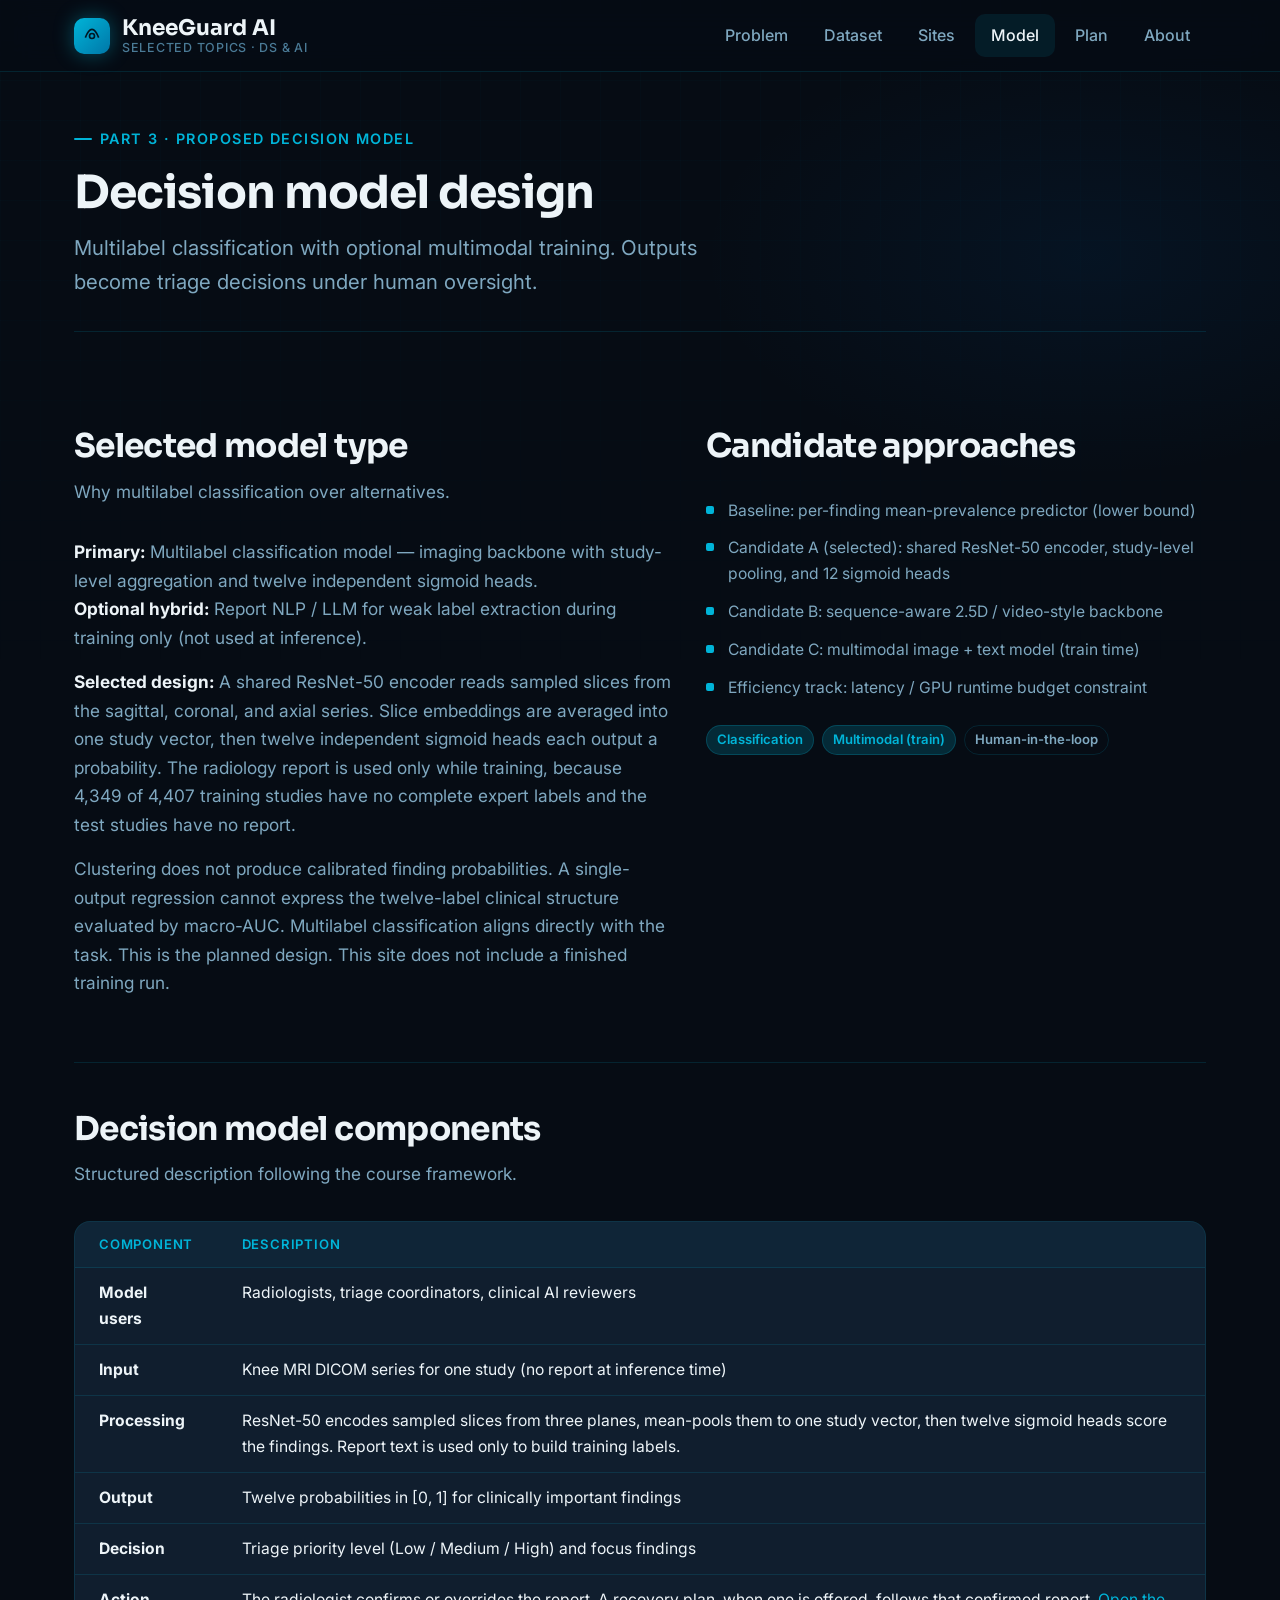
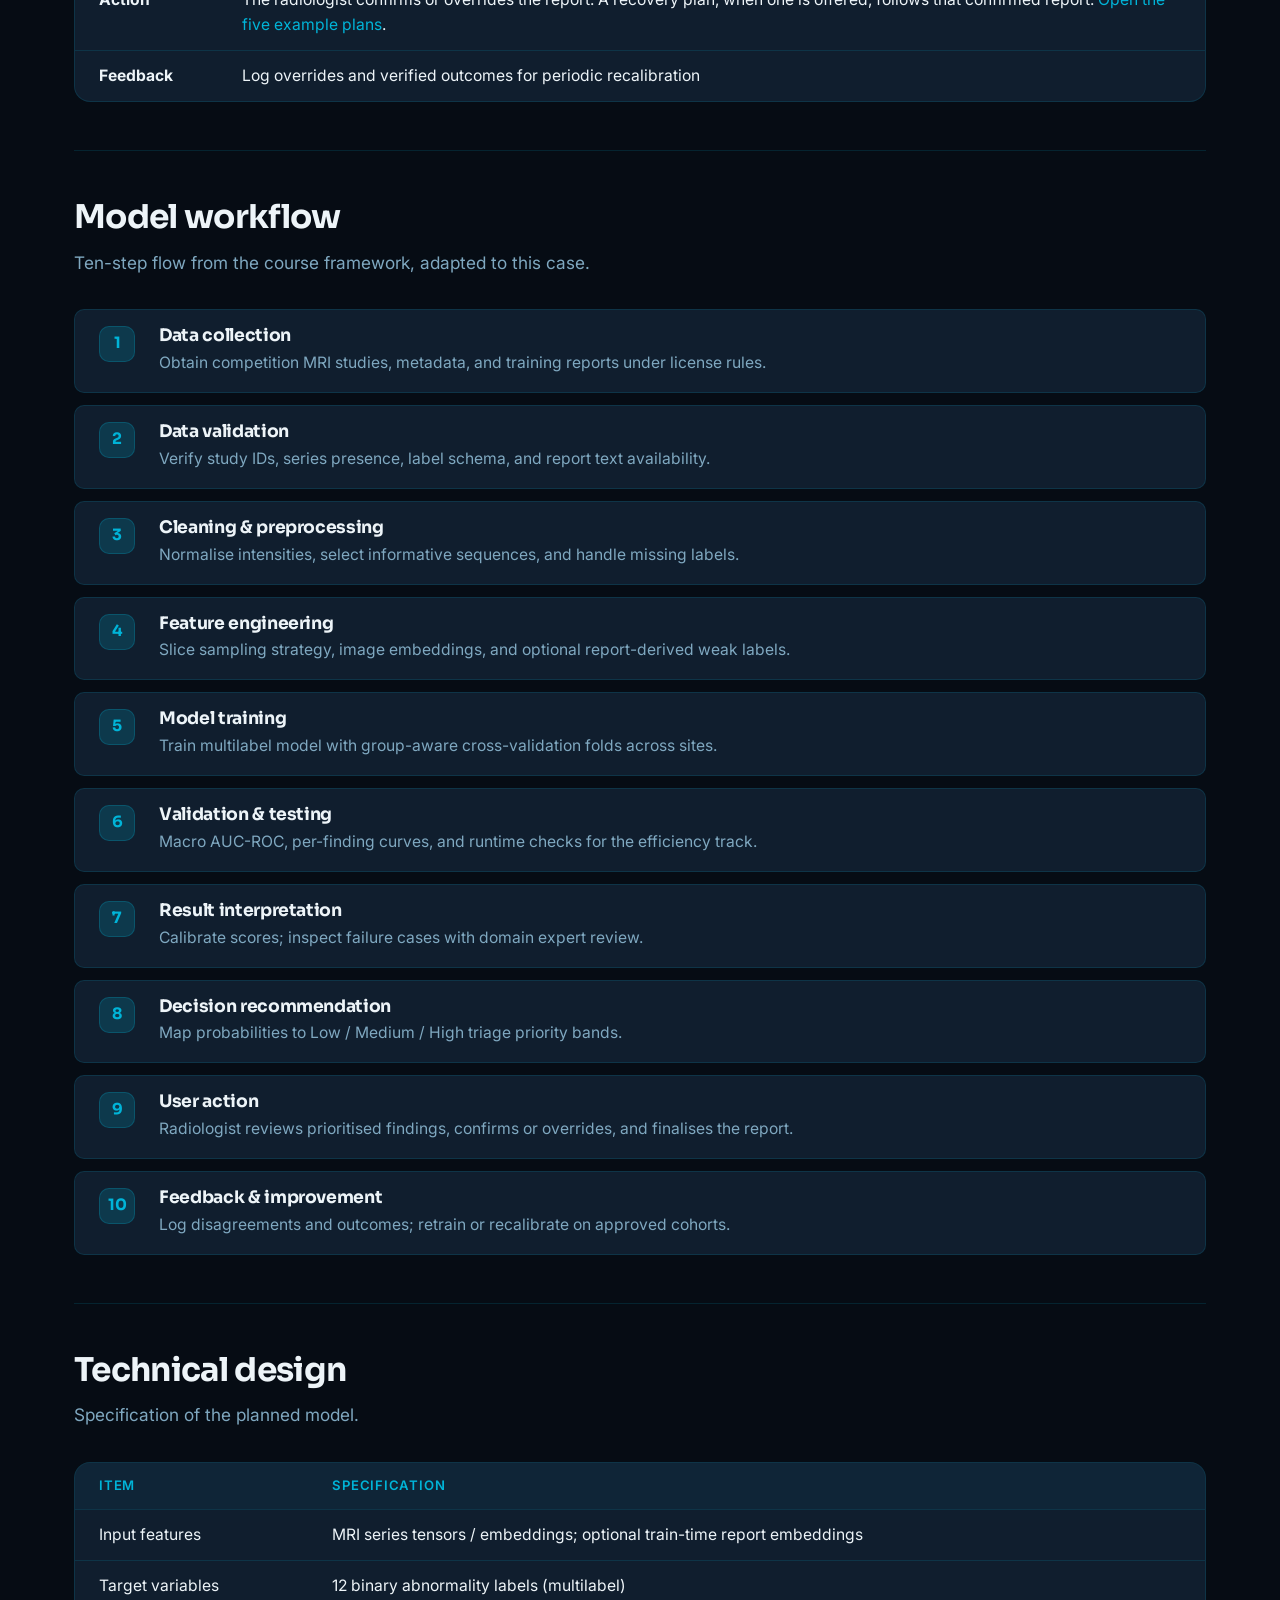
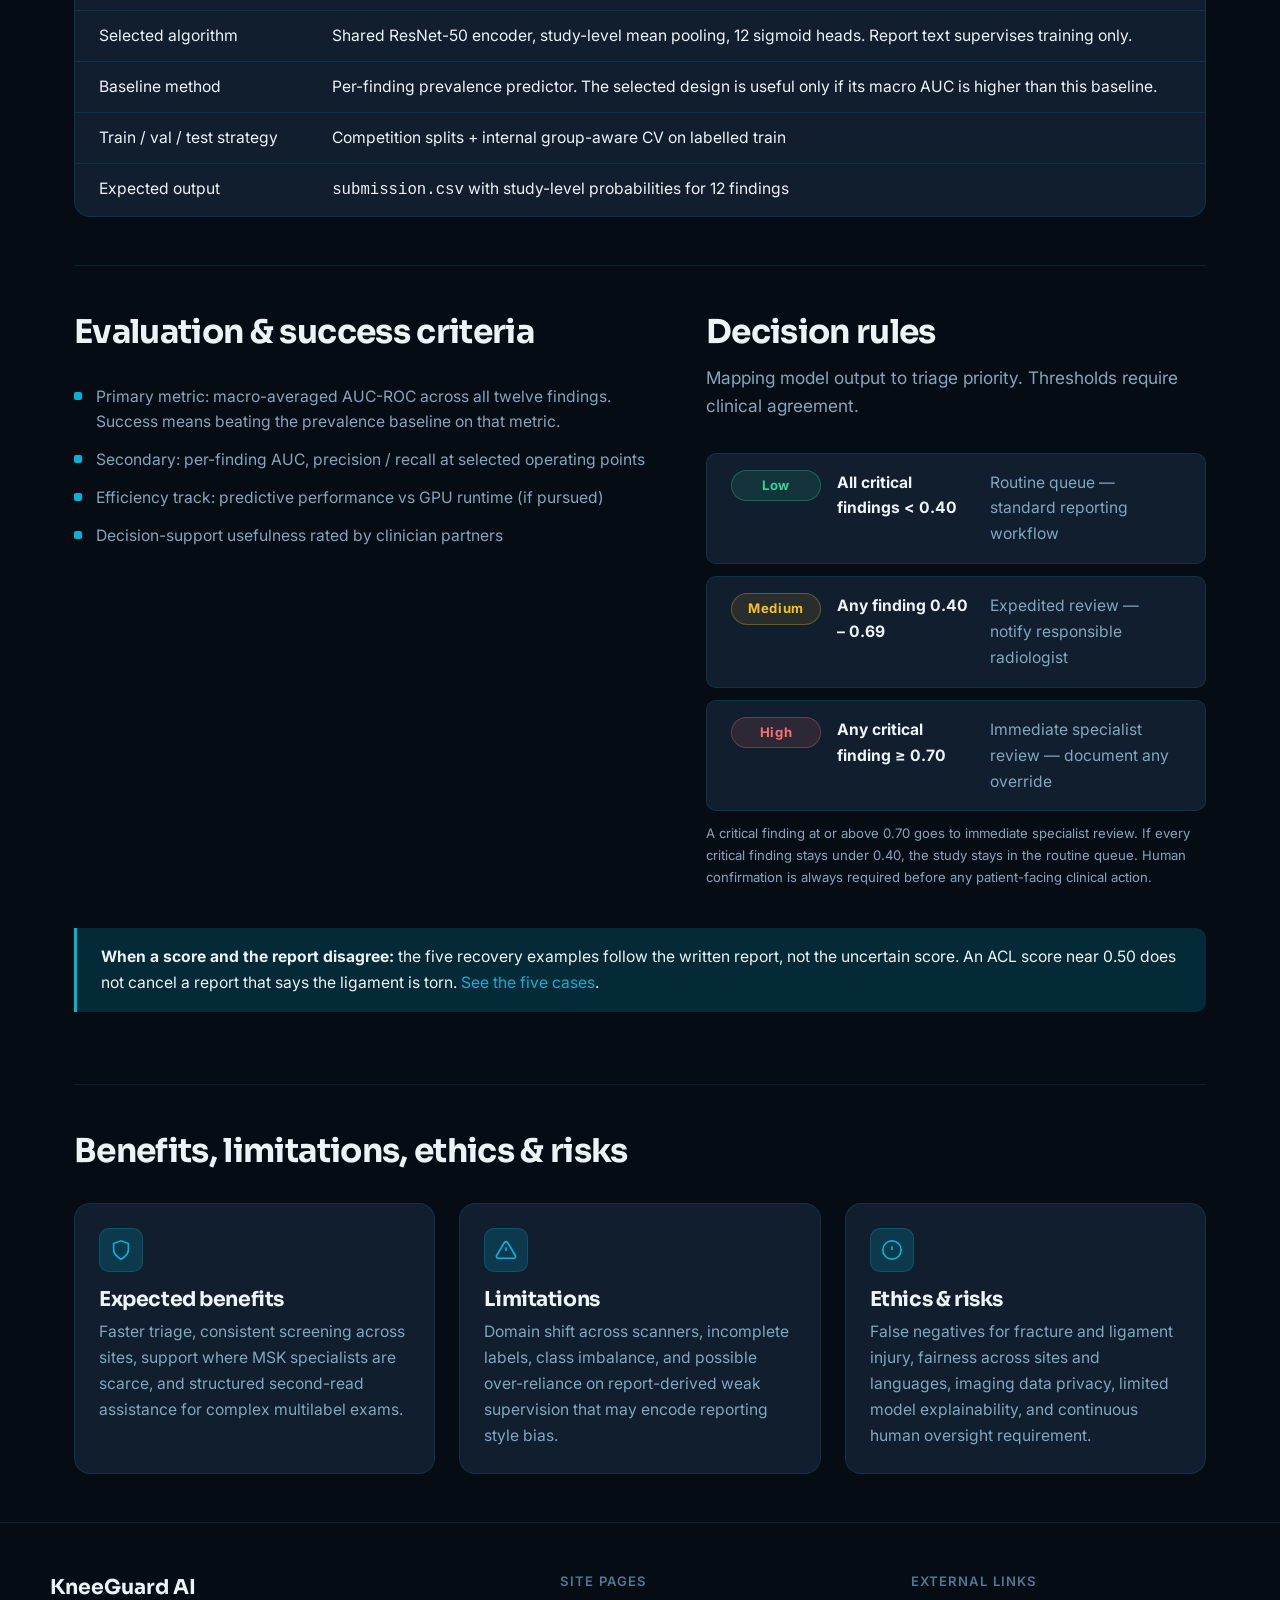
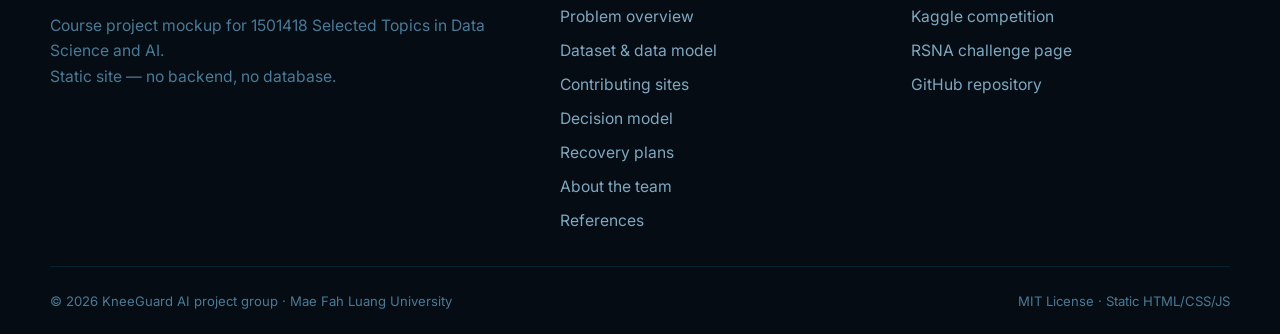
<file: docs/model.html>
<!DOCTYPE html>
<html lang="en">
<head>
  <meta charset="UTF-8" />
  <meta name="viewport" content="width=device-width, initial-scale=1" />
  <title>Decision Model — KneeGuard AI</title>
  <meta name="description" content="Proposed multilabel decision model, workflow, evaluation plan, decision rules, and ethics for KneeGuard AI." />
  <meta property="og:title"       content="Decision Model — KneeGuard AI" />
  <meta property="og:description" content="Part 3: proposed decision model for RSNA knee abnormality detection." />
  <meta property="og:type"        content="website" />
  <link rel="icon" type="image/svg+xml" href="assets/favicon.svg" />
  <link rel="stylesheet" href="assets/css/styles.css" />
</head>
<body>
  <header class="site-header">
    <div class="nav-wrap">
      <a class="brand" href="index.html">
        <span class="brand-icon" aria-hidden="true">
          <svg viewBox="0 0 24 24"><path d="M4 14c3-8 6-10 8-10s5 2 8 10"/><circle cx="12" cy="12" r="3"/></svg>
        </span>
        <span class="brand-text">
          KneeGuard AI
          <span class="brand-sub">Selected Topics · DS &amp; AI</span>
        </span>
      </a>
      <button class="nav-toggle" type="button" aria-label="Toggle navigation" aria-expanded="false">
        <span></span><span></span><span></span>
      </button>
      <ul class="nav-links" role="list">
        <li><a href="index.html">Problem</a></li>
        <li><a href="data.html">Dataset</a></li>
        <li><a href="map.html">Sites</a></li>
        <li><a href="model.html" class="is-active" aria-current="page">Model</a></li>
        <li><a href="rehab.html">Plan</a></li>
        <li><a href="about.html">About</a></li>
      </ul>
    </div>
  </header>

  <main id="main-content">
    <div class="page-container">

      <div class="page-header animate-rise">
        <p class="eyebrow">Part 3 · Proposed decision model</p>
        <h1>Decision model design</h1>
        <p class="lead">
          Multilabel classification with optional multimodal training. Outputs become triage decisions under human oversight.
        </p>
      </div>

      <!-- Model type -->
      <section class="section animate-rise-2" aria-labelledby="model-type-heading">
        <div class="col-2">
          <div>
            <div class="section-header">
              <h2 id="model-type-heading">Selected model type</h2>
              <p>Why multilabel classification over alternatives.</p>
            </div>
            <p class="muted">
              <strong style="color:var(--text-primary)">Primary:</strong> Multilabel classification model —
              imaging backbone with study-level aggregation and twelve independent sigmoid heads.<br />
              <strong style="color:var(--text-primary)">Optional hybrid:</strong> Report NLP / LLM for weak
              label extraction during training only (not used at inference).
            </p>
            <p class="muted">
              <strong style="color:var(--text-primary)">Selected design:</strong>
              A shared ResNet-50 encoder reads sampled slices from the sagittal, coronal, and axial series.
              Slice embeddings are averaged into one study vector, then twelve independent sigmoid heads each output a probability.
              The radiology report is used only while training, because 4,349 of 4,407 training studies have no complete expert labels and the test studies have no report.
            </p>
            <p class="muted">
              Clustering does not produce calibrated finding probabilities. A single-output regression cannot express
              the twelve-label clinical structure evaluated by macro-AUC. Multilabel classification aligns directly with the task.
              This is the planned design. This site does not include a finished training run.
            </p>
          </div>
          <div>
            <div class="section-header"><h2>Candidate approaches</h2></div>
            <ul class="list-check">
              <li>Baseline: per-finding mean-prevalence predictor (lower bound)</li>
              <li>Candidate A (selected): shared ResNet-50 encoder, study-level pooling, and 12 sigmoid heads</li>
              <li>Candidate B: sequence-aware 2.5D / video-style backbone</li>
              <li>Candidate C: multimodal image + text model (train time)</li>
              <li>Efficiency track: latency / GPU runtime budget constraint</li>
            </ul>
            <div style="margin-top:var(--s5); display:flex; flex-wrap:wrap; gap:var(--s2);">
              <span class="badge badge-brand">Classification</span>
              <span class="badge badge-brand">Multimodal (train)</span>
              <span class="badge">Human-in-the-loop</span>
            </div>
          </div>
        </div>
      </section>

      <!-- Model components -->
      <section class="section" aria-labelledby="components-heading">
        <div class="section-header">
          <h2 id="components-heading">Decision model components</h2>
          <p>Structured description following the course framework.</p>
        </div>
        <div class="table-wrap">
          <table>
            <thead><tr><th scope="col">Component</th><th scope="col">Description</th></tr></thead>
            <tbody>
              <tr><td><strong>Model users</strong></td><td>Radiologists, triage coordinators, clinical AI reviewers</td></tr>
              <tr><td><strong>Input</strong></td><td>Knee MRI DICOM series for one study (no report at inference time)</td></tr>
              <tr><td><strong>Processing</strong></td><td>ResNet-50 encodes sampled slices from three planes, mean-pools them to one study vector, then twelve sigmoid heads score the findings. Report text is used only to build training labels.</td></tr>
              <tr><td><strong>Output</strong></td><td>Twelve probabilities in [0, 1] for clinically important findings</td></tr>
              <tr><td><strong>Decision</strong></td><td>Triage priority level (Low / Medium / High) and focus findings</td></tr>
              <tr><td><strong>Action</strong></td><td>The radiologist confirms or overrides the report. A recovery plan, when one is offered, follows that confirmed report. <a href="rehab.html">Open the five example plans</a>.</td></tr>
              <tr><td><strong>Feedback</strong></td><td>Log overrides and verified outcomes for periodic recalibration</td></tr>
            </tbody>
          </table>
        </div>
      </section>

      <!-- Workflow -->
      <section class="section" aria-labelledby="workflow-heading">
        <div class="section-header">
          <h2 id="workflow-heading">Model workflow</h2>
          <p>Ten-step flow from the course framework, adapted to this case.</p>
        </div>
        <div class="workflow">
          <div class="workflow-step"><div class="step-badge">1</div><div><h3>Data collection</h3><p>Obtain competition MRI studies, metadata, and training reports under license rules.</p></div></div>
          <div class="workflow-step"><div class="step-badge">2</div><div><h3>Data validation</h3><p>Verify study IDs, series presence, label schema, and report text availability.</p></div></div>
          <div class="workflow-step"><div class="step-badge">3</div><div><h3>Cleaning &amp; preprocessing</h3><p>Normalise intensities, select informative sequences, and handle missing labels.</p></div></div>
          <div class="workflow-step"><div class="step-badge">4</div><div><h3>Feature engineering</h3><p>Slice sampling strategy, image embeddings, and optional report-derived weak labels.</p></div></div>
          <div class="workflow-step"><div class="step-badge">5</div><div><h3>Model training</h3><p>Train multilabel model with group-aware cross-validation folds across sites.</p></div></div>
          <div class="workflow-step"><div class="step-badge">6</div><div><h3>Validation &amp; testing</h3><p>Macro AUC-ROC, per-finding curves, and runtime checks for the efficiency track.</p></div></div>
          <div class="workflow-step"><div class="step-badge">7</div><div><h3>Result interpretation</h3><p>Calibrate scores; inspect failure cases with domain expert review.</p></div></div>
          <div class="workflow-step"><div class="step-badge">8</div><div><h3>Decision recommendation</h3><p>Map probabilities to Low / Medium / High triage priority bands.</p></div></div>
          <div class="workflow-step"><div class="step-badge">9</div><div><h3>User action</h3><p>Radiologist reviews prioritised findings, confirms or overrides, and finalises the report.</p></div></div>
          <div class="workflow-step"><div class="step-badge">10</div><div><h3>Feedback &amp; improvement</h3><p>Log disagreements and outcomes; retrain or recalibrate on approved cohorts.</p></div></div>
        </div>
      </section>

      <!-- Technical design -->
      <section class="section" aria-labelledby="technical-heading">
        <div class="section-header">
          <h2 id="technical-heading">Technical design</h2>
          <p>Specification of the planned model.</p>
        </div>
        <div class="table-wrap">
          <table>
            <thead><tr><th scope="col">Item</th><th scope="col">Specification</th></tr></thead>
            <tbody>
              <tr><td>Input features</td><td>MRI series tensors / embeddings; optional train-time report embeddings</td></tr>
              <tr><td>Target variables</td><td>12 binary abnormality labels (multilabel)</td></tr>
              <tr><td>Selected algorithm</td><td>Shared ResNet-50 encoder, study-level mean pooling, 12 sigmoid heads. Report text supervises training only.</td></tr>
              <tr><td>Baseline method</td><td>Per-finding prevalence predictor. The selected design is useful only if its macro AUC is higher than this baseline.</td></tr>
              <tr><td>Train / val / test strategy</td><td>Competition splits + internal group-aware CV on labelled train</td></tr>
              <tr><td>Expected output</td><td><code>submission.csv</code> with study-level probabilities for 12 findings</td></tr>
            </tbody>
          </table>
        </div>
      </section>

      <!-- Evaluation & Decision rules -->
      <section class="section" id="decision-rules" aria-labelledby="eval-heading">
        <div class="col-2">
          <div>
            <div class="section-header">
              <h2 id="eval-heading">Evaluation &amp; success criteria</h2>
            </div>
            <ul class="list-check">
              <li>Primary metric: macro-averaged AUC-ROC across all twelve findings. Success means beating the prevalence baseline on that metric.</li>
              <li>Secondary: per-finding AUC, precision / recall at selected operating points</li>
              <li>Efficiency track: predictive performance vs GPU runtime (if pursued)</li>
              <li>Decision-support usefulness rated by clinician partners</li>
            </ul>
          </div>
          <div>
            <div class="section-header">
              <h2>Decision rules</h2>
              <p>Mapping model output to triage priority. Thresholds require clinical agreement.</p>
            </div>
            <div class="risk-row">
              <span class="risk-badge risk-low">Low</span>
              <div><strong>All critical findings &lt; 0.40</strong></div>
              <div class="muted">Routine queue — standard reporting workflow</div>
            </div>
            <div class="risk-row">
              <span class="risk-badge risk-medium">Medium</span>
              <div><strong>Any finding 0.40 – 0.69</strong></div>
              <div class="muted">Expedited review — notify responsible radiologist</div>
            </div>
            <div class="risk-row">
              <span class="risk-badge risk-high">High</span>
              <div><strong>Any critical finding ≥ 0.70</strong></div>
              <div class="muted">Immediate specialist review — document any override</div>
            </div>
            <p class="muted" style="margin-top:var(--s3); font-size:var(--fs-xs);">
              A critical finding at or above 0.70 goes to immediate specialist review.
              If every critical finding stays under 0.40, the study stays in the routine queue.
              Human confirmation is always required before any patient-facing clinical action.
            </p>
          </div>
        </div>
        <div class="callout" style="margin-top:var(--s5);">
          <strong>When a score and the report disagree:</strong>
          the five recovery examples follow the written report, not the uncertain score.
          An ACL score near 0.50 does not cancel a report that says the ligament is torn.
          <a href="rehab.html">See the five cases</a>.
        </div>
      </section>

      <!-- Ethics / benefits / limitations -->
      <section class="section" style="border-bottom:none;" aria-labelledby="ethics-heading">
        <div class="section-header">
          <h2 id="ethics-heading">Benefits, limitations, ethics &amp; risks</h2>
        </div>
        <div class="col-3">
          <article class="card">
            <div class="card-icon" aria-hidden="true">
              <svg viewBox="0 0 24 24"><path d="M12 22s8-4 8-10V5l-8-3-8 3v7c0 6 8 10 8 10z"/></svg>
            </div>
            <h3>Expected benefits</h3>
            <p>Faster triage, consistent screening across sites, support where MSK specialists are scarce, and structured second-read assistance for complex multilabel exams.</p>
          </article>
          <article class="card">
            <div class="card-icon" aria-hidden="true">
              <svg viewBox="0 0 24 24"><path d="M10.29 3.86L1.82 18a2 2 0 001.71 3h16.94a2 2 0 001.71-3L13.71 3.86a2 2 0 00-3.42 0z"/><line x1="12" y1="9" x2="12" y2="13"/><line x1="12" y1="17" x2="12.01" y2="17"/></svg>
            </div>
            <h3>Limitations</h3>
            <p>Domain shift across scanners, incomplete labels, class imbalance, and possible over-reliance on report-derived weak supervision that may encode reporting style bias.</p>
          </article>
          <article class="card">
            <div class="card-icon" aria-hidden="true">
              <svg viewBox="0 0 24 24"><circle cx="12" cy="12" r="10"/><line x1="12" y1="8" x2="12" y2="12"/><line x1="12" y1="16" x2="12.01" y2="16"/></svg>
            </div>
            <h3>Ethics &amp; risks</h3>
            <p>False negatives for fracture and ligament injury, fairness across sites and languages, imaging data privacy, limited model explainability, and continuous human oversight requirement.</p>
          </article>
        </div>
      </section>

    </div>
  </main>

  <footer class="site-footer">
    <div class="footer-inner">
      <div>
        <p class="footer-brand">KneeGuard AI</p>
        <p>Course project mockup for 1501418 Selected Topics in Data Science and AI.<br />
        Static site — no backend, no database.</p>
      </div>
      <div>
        <p class="footer-nav-label">Site pages</p>
        <ul class="footer-links" role="list">
          <li><a href="index.html">Problem overview</a></li>
          <li><a href="data.html">Dataset &amp; data model</a></li>
          <li><a href="map.html">Contributing sites</a></li>
          <li><a href="model.html">Decision model</a></li>
          <li><a href="rehab.html">Recovery plans</a></li>
          <li><a href="about.html">About the team</a></li>
          <li><a href="references.html">References</a></li>
        </ul>
      </div>
      <div>
        <p class="footer-nav-label">External links</p>
        <ul class="footer-links" role="list">
          <li><a href="https://www.kaggle.com/competitions/rsna-knee-abnormality-detection/overview" target="_blank" rel="noopener">Kaggle competition</a></li>
          <li><a href="https://www.rsna.org/artificial-intelligence/ai-image-challenge/knee-mri-ai-challenge" target="_blank" rel="noopener">RSNA challenge page</a></li>
          <li><a href="https://github.com/Pnt-CoMExE/kneeguard-ai" target="_blank" rel="noopener">GitHub repository</a></li>
        </ul>
      </div>
    </div>
    <div class="footer-bottom">
      <span>© 2026 KneeGuard AI project group · Mae Fah Luang University</span>
      <span>MIT License · Static HTML/CSS/JS</span>
    </div>
  </footer>

  <script src="assets/js/main.js"></script>
</body>
</html>
</file>
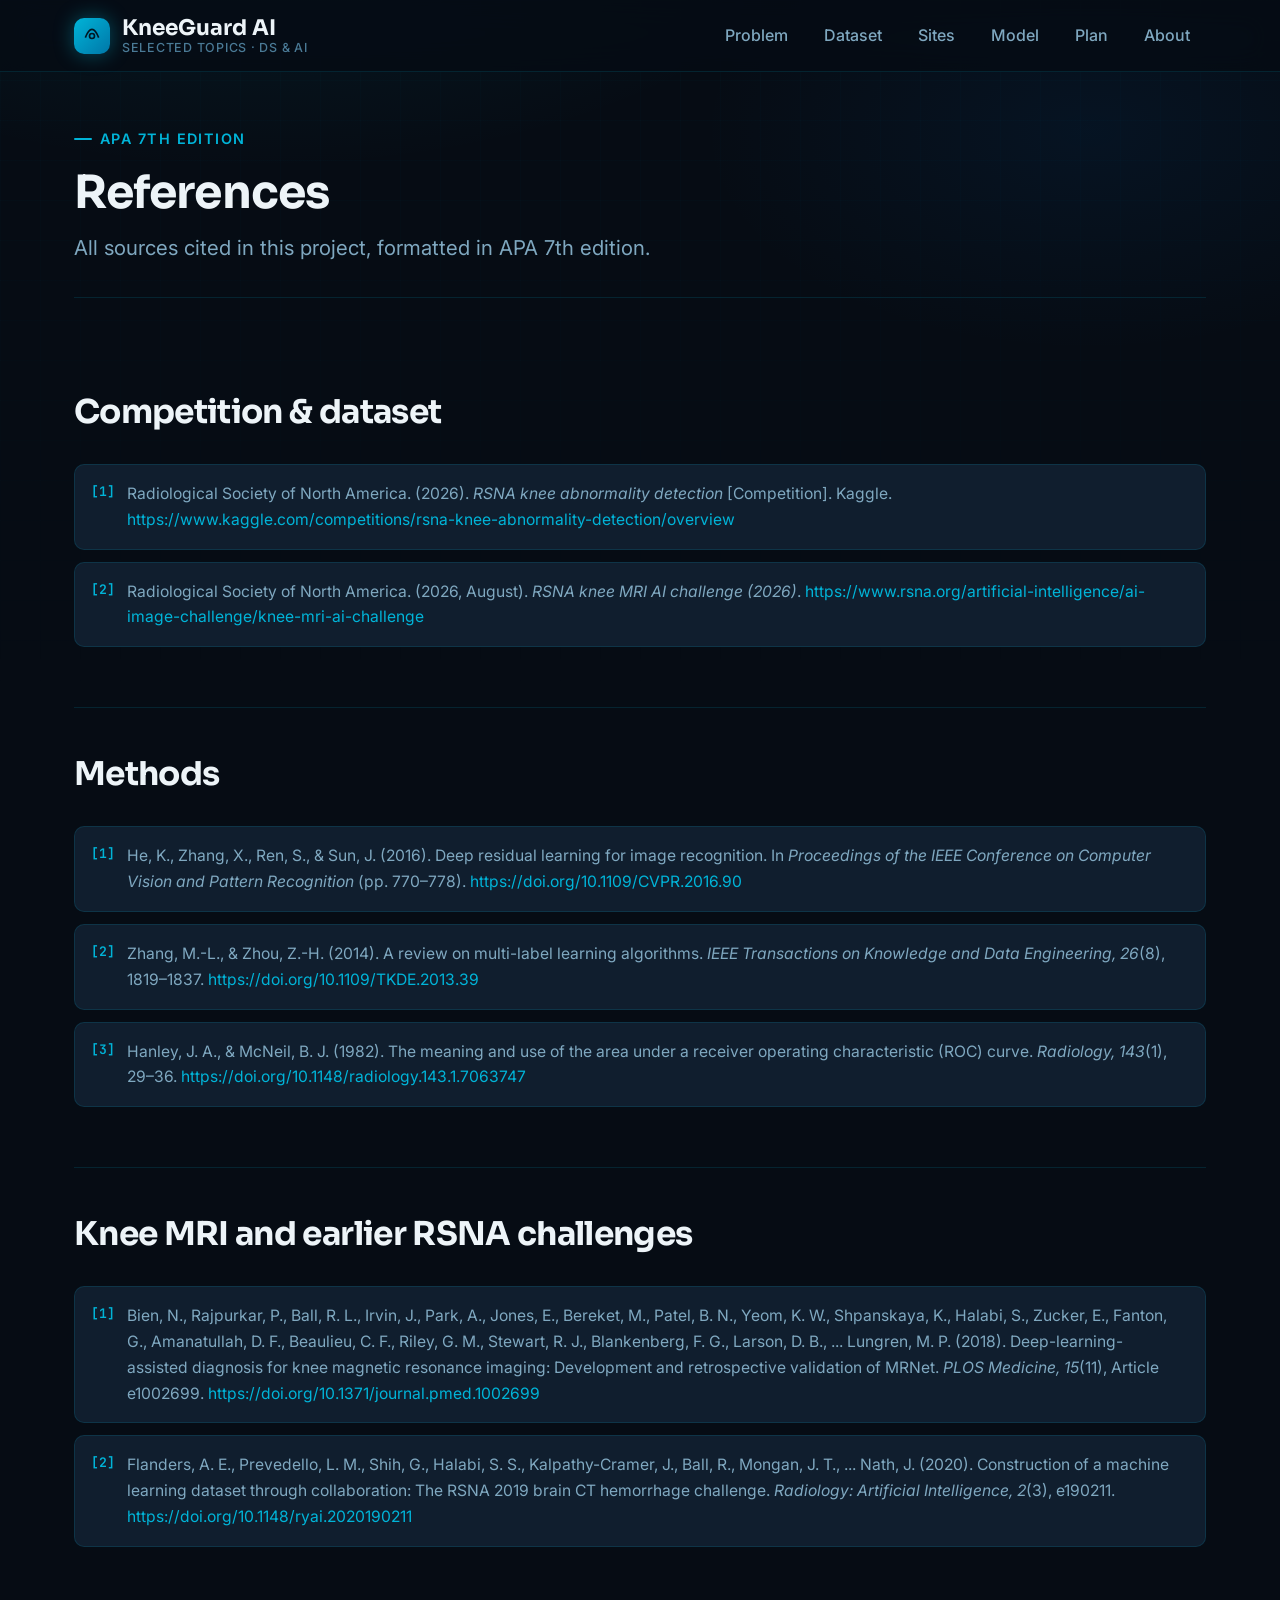
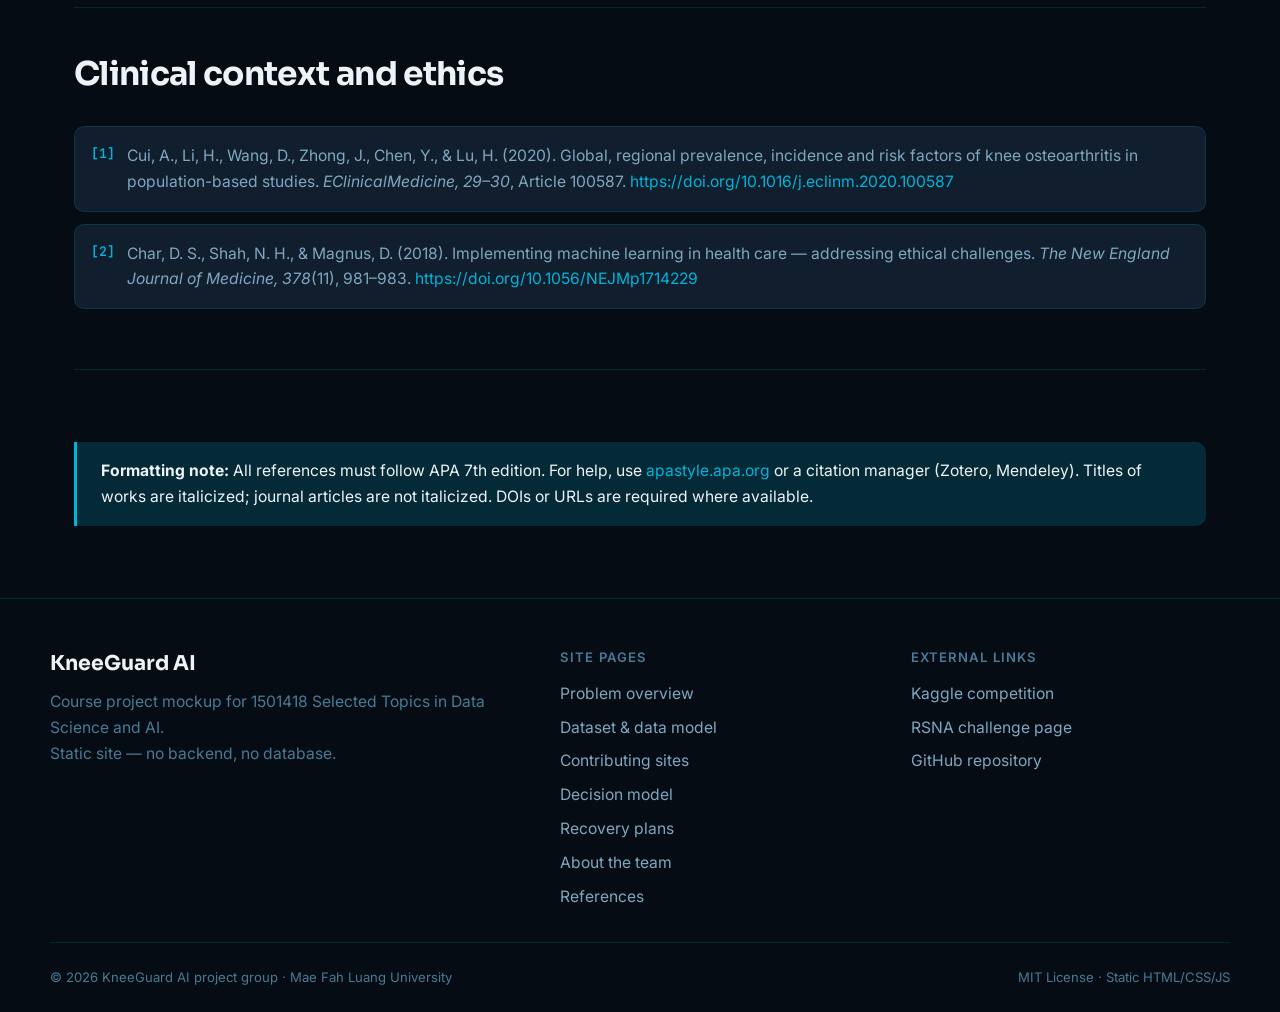
<file: docs/references.html>
<!DOCTYPE html>
<html lang="en">
<head>
  <meta charset="UTF-8" />
  <meta name="viewport" content="width=device-width, initial-scale=1" />
  <title>References — KneeGuard AI</title>
  <meta name="description" content="APA 7th edition references for the KneeGuard AI course project." />
  <meta property="og:title"       content="References — KneeGuard AI" />
  <meta property="og:description" content="All citations used in the KneeGuard AI project, formatted in APA 7th edition." />
  <meta property="og:type"        content="website" />
  <link rel="icon" type="image/svg+xml" href="assets/favicon.svg" />
  <link rel="stylesheet" href="assets/css/styles.css" />
</head>
<body>
  <header class="site-header">
    <div class="nav-wrap">
      <a class="brand" href="index.html">
        <span class="brand-icon" aria-hidden="true">
          <svg viewBox="0 0 24 24"><path d="M4 14c3-8 6-10 8-10s5 2 8 10"/><circle cx="12" cy="12" r="3"/></svg>
        </span>
        <span class="brand-text">
          KneeGuard AI
          <span class="brand-sub">Selected Topics · DS &amp; AI</span>
        </span>
      </a>
      <button class="nav-toggle" type="button" aria-label="Toggle navigation" aria-expanded="false">
        <span></span><span></span><span></span>
      </button>
      <ul class="nav-links" role="list">
        <li><a href="index.html">Problem</a></li>
        <li><a href="data.html">Dataset</a></li>
        <li><a href="map.html">Sites</a></li>
        <li><a href="model.html">Model</a></li>
        <li><a href="rehab.html">Plan</a></li>
        <li><a href="about.html">About</a></li>
      </ul>
    </div>
  </header>

  <main id="main-content">
    <div class="page-container">
      <div class="page-header animate-rise">
        <p class="eyebrow">APA 7th edition</p>
        <h1>References</h1>
        <p class="lead">
          All sources cited in this project, formatted in APA 7th edition.
        </p>
      </div>

      <section class="section animate-rise-2" aria-labelledby="refs-competition">
        <div class="section-header">
          <h2 id="refs-competition">Competition &amp; dataset</h2>
        </div>
        <ol class="ref-list">
          <li>
            Radiological Society of North America. (2026). <em>RSNA knee abnormality detection</em> [Competition].
            Kaggle. <a href="https://www.kaggle.com/competitions/rsna-knee-abnormality-detection/overview" target="_blank" rel="noopener">https://www.kaggle.com/competitions/rsna-knee-abnormality-detection/overview</a>
          </li>
          <li>
            Radiological Society of North America. (2026, August). <em>RSNA knee MRI AI challenge (2026)</em>.
            <a href="https://www.rsna.org/artificial-intelligence/ai-image-challenge/knee-mri-ai-challenge" target="_blank" rel="noopener">https://www.rsna.org/artificial-intelligence/ai-image-challenge/knee-mri-ai-challenge</a>
          </li>
        </ol>
      </section>

      <section class="section" aria-labelledby="refs-methods">
        <div class="section-header">
          <h2 id="refs-methods">Methods</h2>
        </div>
        <ol class="ref-list">
          <li>
            He, K., Zhang, X., Ren, S., &amp; Sun, J. (2016). Deep residual learning for image recognition.
            In <em>Proceedings of the IEEE Conference on Computer Vision and Pattern Recognition</em> (pp. 770–778).
            <a href="https://doi.org/10.1109/CVPR.2016.90" target="_blank" rel="noopener">https://doi.org/10.1109/CVPR.2016.90</a>
          </li>
          <li>
            Zhang, M.-L., &amp; Zhou, Z.-H. (2014). A review on multi-label learning algorithms.
            <em>IEEE Transactions on Knowledge and Data Engineering, 26</em>(8), 1819–1837.
            <a href="https://doi.org/10.1109/TKDE.2013.39" target="_blank" rel="noopener">https://doi.org/10.1109/TKDE.2013.39</a>
          </li>
          <li>
            Hanley, J. A., &amp; McNeil, B. J. (1982). The meaning and use of the area under a receiver operating characteristic (ROC) curve.
            <em>Radiology, 143</em>(1), 29–36.
            <a href="https://doi.org/10.1148/radiology.143.1.7063747" target="_blank" rel="noopener">https://doi.org/10.1148/radiology.143.1.7063747</a>
          </li>
        </ol>
      </section>

      <section class="section" aria-labelledby="refs-knee">
        <div class="section-header">
          <h2 id="refs-knee">Knee MRI and earlier RSNA challenges</h2>
        </div>
        <ol class="ref-list">
          <li>
            Bien, N., Rajpurkar, P., Ball, R. L., Irvin, J., Park, A., Jones, E., Bereket, M., Patel, B. N., Yeom, K. W., Shpanskaya, K., Halabi, S., Zucker, E., Fanton, G., Amanatullah, D. F., Beaulieu, C. F., Riley, G. M., Stewart, R. J., Blankenberg, F. G., Larson, D. B., ... Lungren, M. P. (2018).
            Deep-learning-assisted diagnosis for knee magnetic resonance imaging: Development and retrospective validation of MRNet.
            <em>PLOS Medicine, 15</em>(11), Article e1002699.
            <a href="https://doi.org/10.1371/journal.pmed.1002699" target="_blank" rel="noopener">https://doi.org/10.1371/journal.pmed.1002699</a>
          </li>
          <li>
            Flanders, A. E., Prevedello, L. M., Shih, G., Halabi, S. S., Kalpathy-Cramer, J., Ball, R., Mongan, J. T., ... Nath, J. (2020).
            Construction of a machine learning dataset through collaboration: The RSNA 2019 brain CT hemorrhage challenge.
            <em>Radiology: Artificial Intelligence, 2</em>(3), e190211.
            <a href="https://doi.org/10.1148/ryai.2020190211" target="_blank" rel="noopener">https://doi.org/10.1148/ryai.2020190211</a>
          </li>
        </ol>
      </section>

      <section class="section" aria-labelledby="refs-clinical">
        <div class="section-header">
          <h2 id="refs-clinical">Clinical context and ethics</h2>
        </div>
        <ol class="ref-list">
          <li>
            Cui, A., Li, H., Wang, D., Zhong, J., Chen, Y., &amp; Lu, H. (2020).
            Global, regional prevalence, incidence and risk factors of knee osteoarthritis in population-based studies.
            <em>EClinicalMedicine, 29–30</em>, Article 100587.
            <a href="https://doi.org/10.1016/j.eclinm.2020.100587" target="_blank" rel="noopener">https://doi.org/10.1016/j.eclinm.2020.100587</a>
          </li>
          <li>
            Char, D. S., Shah, N. H., &amp; Magnus, D. (2018).
            Implementing machine learning in health care — addressing ethical challenges.
            <em>The New England Journal of Medicine, 378</em>(11), 981–983.
            <a href="https://doi.org/10.1056/NEJMp1714229" target="_blank" rel="noopener">https://doi.org/10.1056/NEJMp1714229</a>
          </li>
        </ol>
      </section>

      <section class="section" style="border-bottom:none;">
        <div class="callout">
          <strong>Formatting note:</strong> All references must follow APA 7th edition. For help, use
          <a href="https://apastyle.apa.org/" target="_blank" rel="noopener">apastyle.apa.org</a> or a citation manager (Zotero, Mendeley). Titles of works are italicized; journal articles are not italicized. DOIs or URLs are required where available.
        </div>
      </section>

    </div>
  </main>

  <footer class="site-footer">
    <div class="footer-inner">
      <div>
        <p class="footer-brand">KneeGuard AI</p>
        <p>Course project mockup for 1501418 Selected Topics in Data Science and AI.<br />
        Static site — no backend, no database.</p>
      </div>
      <div>
        <p class="footer-nav-label">Site pages</p>
        <ul class="footer-links" role="list">
          <li><a href="index.html">Problem overview</a></li>
          <li><a href="data.html">Dataset &amp; data model</a></li>
          <li><a href="map.html">Contributing sites</a></li>
          <li><a href="model.html">Decision model</a></li>
          <li><a href="rehab.html">Recovery plans</a></li>
          <li><a href="about.html">About the team</a></li>
          <li><a href="references.html">References</a></li>
        </ul>
      </div>
      <div>
        <p class="footer-nav-label">External links</p>
        <ul class="footer-links" role="list">
          <li><a href="https://www.kaggle.com/competitions/rsna-knee-abnormality-detection/overview" target="_blank" rel="noopener">Kaggle competition</a></li>
          <li><a href="https://www.rsna.org/artificial-intelligence/ai-image-challenge/knee-mri-ai-challenge" target="_blank" rel="noopener">RSNA challenge page</a></li>
          <li><a href="https://github.com/Pnt-CoMExE/kneeguard-ai" target="_blank" rel="noopener">GitHub repository</a></li>
        </ul>
      </div>
    </div>
    <div class="footer-bottom">
      <span>© 2026 KneeGuard AI project group · Mae Fah Luang University</span>
      <span>MIT License · Static HTML/CSS/JS</span>
    </div>
  </footer>

  <script src="assets/js/main.js"></script>
</body>
</html>
</file>
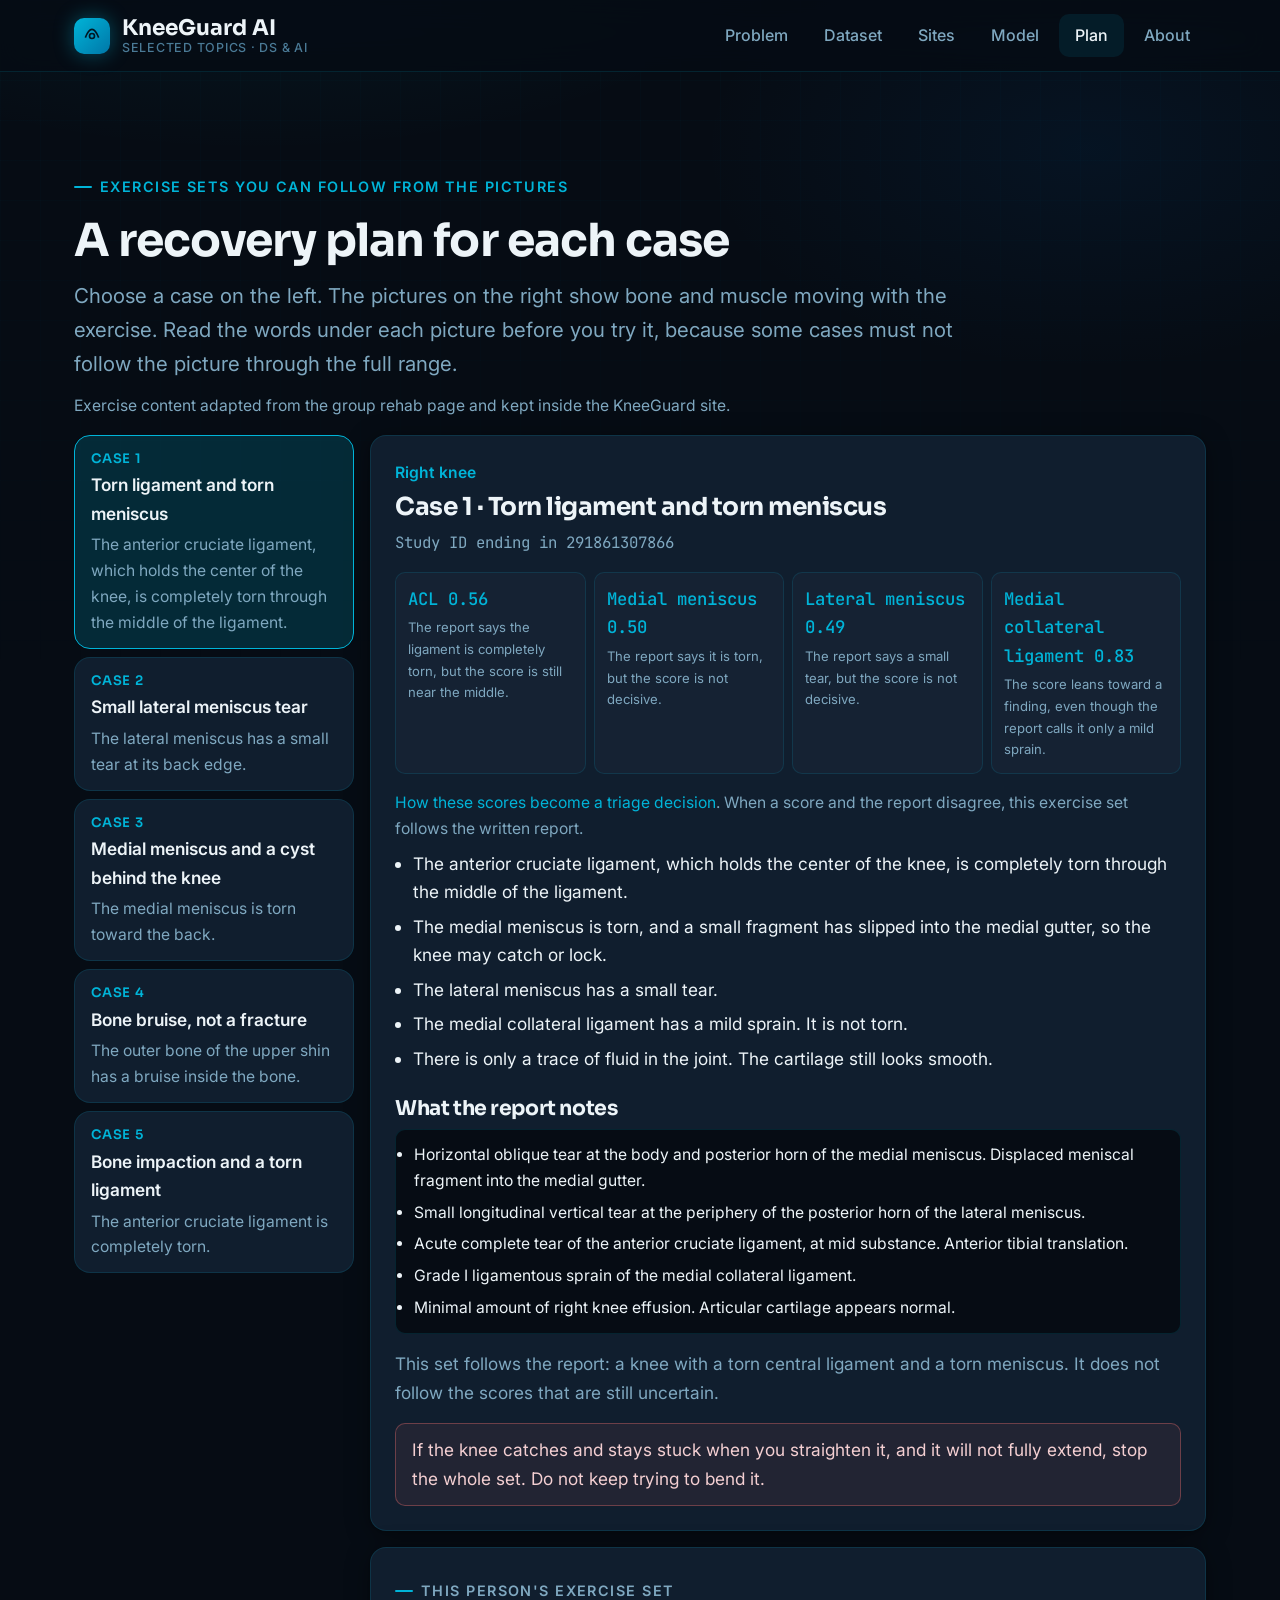
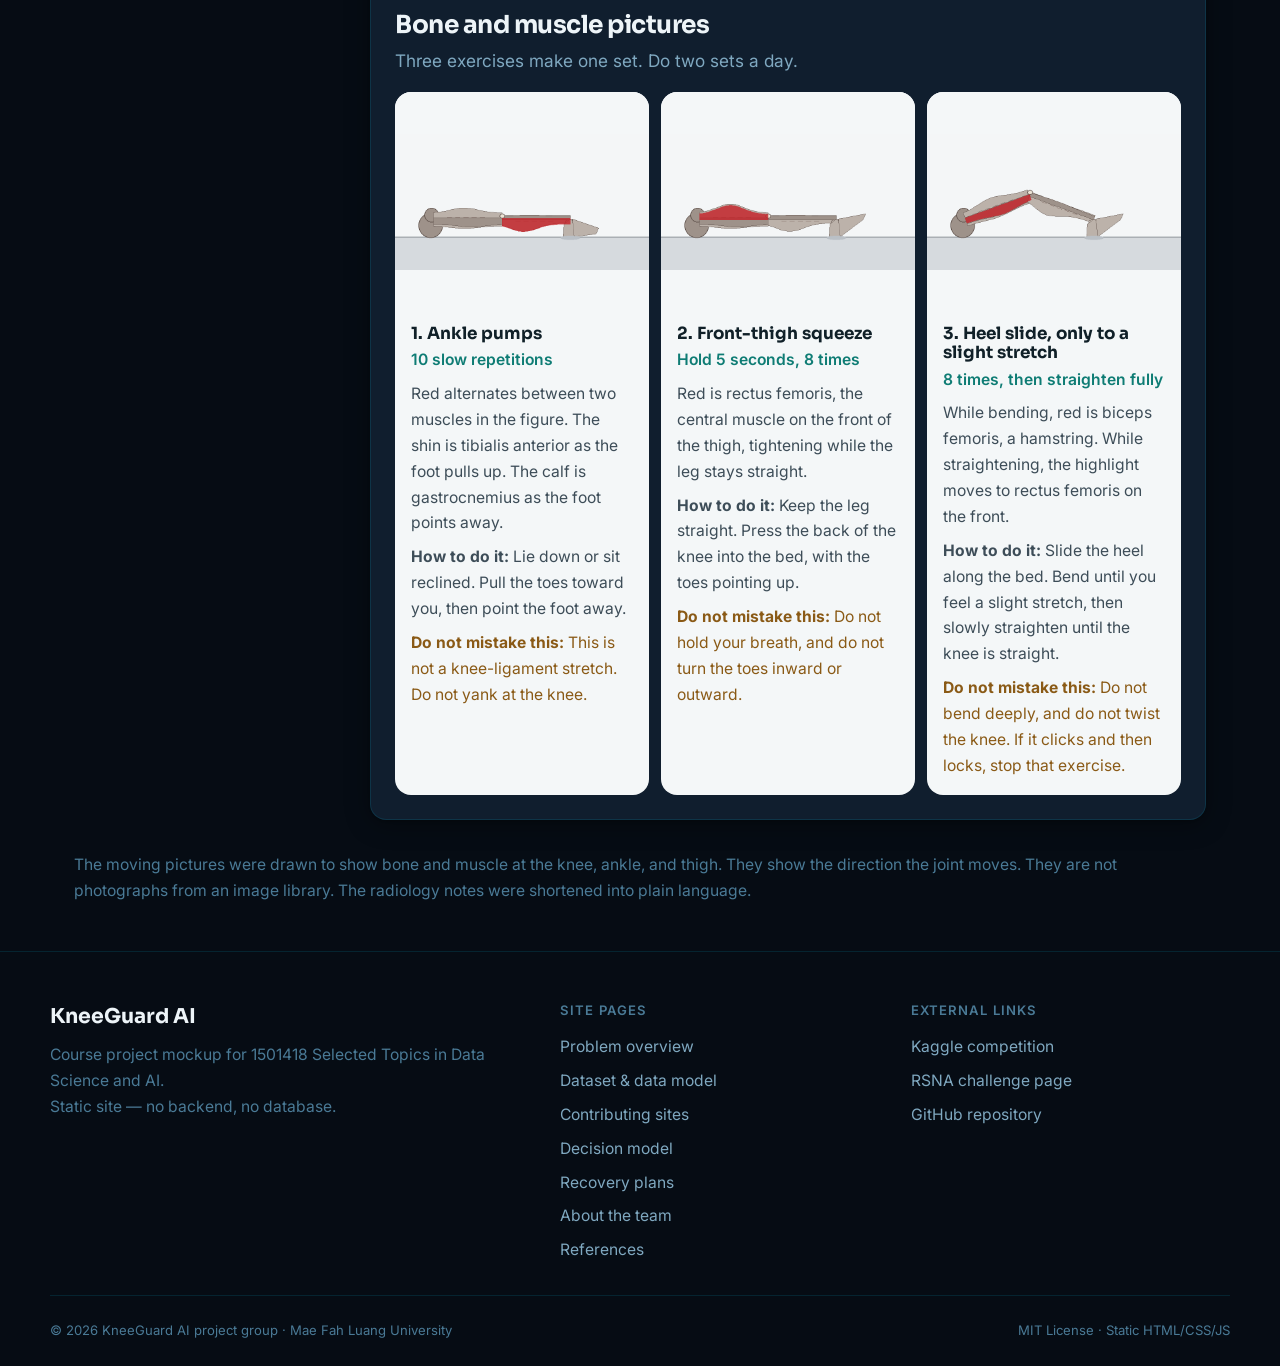
<file: docs/rehab.html>
<!DOCTYPE html>
<html lang="en">
<head>
  <meta charset="UTF-8" />
  <meta name="viewport" content="width=device-width, initial-scale=1" />
  <title>Recovery plans — KneeGuard AI</title>
  <meta name="description" content="Five course-example knee recovery plans. Each set follows the radiology report, and the pictures show bone and muscle moving with the exercise." />
  <meta property="og:title" content="Recovery plans — KneeGuard AI" />
  <meta property="og:description" content="Five example cases that pair a knee MRI report with a short exercise set." />
  <meta property="og:type" content="website" />
  <link rel="icon" type="image/svg+xml" href="assets/favicon.svg" />
  <link rel="stylesheet" href="assets/css/styles.css" />
  <link rel="stylesheet" href="assets/css/rehab.css" />
</head>
<body>
  <header class="site-header">
    <div class="nav-wrap">
      <a class="brand" href="index.html" aria-label="KneeGuard AI home">
        <span class="brand-icon" aria-hidden="true">
          <svg viewBox="0 0 24 24"><path d="M4 14c3-8 6-10 8-10s5 2 8 10"/><circle cx="12" cy="12" r="3"/></svg>
        </span>
        <span class="brand-text">
          KneeGuard AI
          <span class="brand-sub">Selected Topics · DS &amp; AI</span>
        </span>
      </a>
      <button class="nav-toggle" type="button" aria-label="Toggle navigation" aria-expanded="false">
        <span></span><span></span><span></span>
      </button>
      <ul class="nav-links" role="list">
        <li><a href="index.html">Problem</a></li>
        <li><a href="data.html">Dataset</a></li>
        <li><a href="map.html">Sites</a></li>
        <li><a href="model.html">Model</a></li>
        <li><a href="rehab.html" class="is-active" aria-current="page">Plan</a></li>
        <li><a href="about.html">About</a></li>
      </ul>
    </div>
  </header>

  <main id="main-content" class="rehab-page">
    <div class="page-container">
      <section class="section" aria-labelledby="rehab-heading" style="border-bottom: none;">
        <div class="page-header">
          <p class="eyebrow">Exercise sets you can follow from the pictures</p>
          <h1 id="rehab-heading">A recovery plan for each case</h1>
          <p class="lead">
            Choose a case on the left. The pictures on the right show bone and muscle moving with the exercise.
            Read the words under each picture before you try it, because some cases must not follow the picture through the full range.
          </p>
          <p class="muted" style="margin-top: var(--s3); font-size: var(--fs-sm);">
            Exercise content adapted from the group rehab page and kept inside the KneeGuard site.
          </p>
        </div>

        <div class="rehab-layout">
          <aside class="rehab-rail" id="rehab-cases" aria-label="Choose a case"></aside>
          <section class="rehab-detail" id="rehab-detail" aria-live="polite"></section>
        </div>

        <p class="rehab-credit">
          The moving pictures were drawn to show bone and muscle at the knee, ankle, and thigh.
          They show the direction the joint moves. They are not photographs from an image library.
          The radiology notes were shortened into plain language.
        </p>
      </section>
    </div>
  </main>

  <footer class="site-footer">
    <div class="footer-inner">
      <div>
        <p class="footer-brand">KneeGuard AI</p>
        <p>Course project mockup for 1501418 Selected Topics in Data Science and AI.<br />
        Static site — no backend, no database.</p>
      </div>
      <div>
        <p class="footer-nav-label">Site pages</p>
        <ul class="footer-links" role="list">
          <li><a href="index.html">Problem overview</a></li>
          <li><a href="data.html">Dataset &amp; data model</a></li>
          <li><a href="map.html">Contributing sites</a></li>
          <li><a href="model.html">Decision model</a></li>
          <li><a href="rehab.html">Recovery plans</a></li>
          <li><a href="about.html">About the team</a></li>
          <li><a href="references.html">References</a></li>
        </ul>
      </div>
      <div>
        <p class="footer-nav-label">External links</p>
        <ul class="footer-links" role="list">
          <li><a href="https://www.kaggle.com/competitions/rsna-knee-abnormality-detection/overview" target="_blank" rel="noopener">Kaggle competition</a></li>
          <li><a href="https://www.rsna.org/artificial-intelligence/ai-image-challenge/knee-mri-ai-challenge" target="_blank" rel="noopener">RSNA challenge page</a></li>
          <li><a href="https://github.com/Pnt-CoMExE/kneeguard-ai" target="_blank" rel="noopener">GitHub repository</a></li>
        </ul>
      </div>
    </div>
    <div class="footer-bottom">
      <span>© 2026 KneeGuard AI project group · Mae Fah Luang University</span>
      <span>MIT License · Static HTML/CSS/JS</span>
    </div>
  </footer>

  <script src="assets/js/main.js"></script>
  <script src="assets/js/rehab.js"></script>
</body>
</html>
</file>
<file: docs/assets/css/styles.css>
/* KneeGuard AI — Modern Clinical Lab  */
/* Tone: hospital AI lab, clean, trustworthy, precise */

@import url("https://fonts.googleapis.com/css2?family=Inter:wght@400;500;600;700&family=JetBrains+Mono:wght@400;500&family=Sora:wght@600;700;800&display=swap");

/* ─── Design tokens ──────────────────────────────── */
:root {
  /* Background layers */
  --bg-base:    #060c14;
  --bg-surface: #0c1624;
  --bg-card:    #101e2e;
  --bg-raised:  #152233;

  /* Brand / accent */
  --brand:      #00b4d8;
  --brand-dark: #0096b7;
  --brand-glow: rgba(0, 180, 216, .18);
  --brand-line: rgba(0, 180, 216, .22);

  /* Positive / warning / danger */
  --ok:   #34d399;
  --warn: #fbbf24;
  --err:  #f87171;

  /* Typography */
  --text-primary:   #edf4f8;
  --text-secondary: #7fa8c0;
  --text-tertiary:  #4a7a96;

  /* Borders */
  --border:       rgba(0, 180, 216, .14);
  --border-hover: rgba(0, 180, 216, .32);

  /* Radii */
  --r-sm: 6px;
  --r-md: 10px;
  --r-lg: 16px;

  /* Spacing scale (8-pt grid) */
  --s1: 4px; --s2: 8px; --s3: 12px; --s4: 16px;
  --s5: 24px; --s6: 32px; --s7: 48px; --s8: 64px;

  /* Type scale */
  --fs-xs:  0.82rem;
  --fs-sm:  0.98rem;
  --fs-md:  1.08rem;
  --fs-lg:  1.28rem;
  --fs-xl:  1.55rem;
  --fs-2xl: 2.05rem;
  --fs-3xl: 2.85rem;
  --fs-hero:clamp(3.1rem, 7vw, 5rem);

  /* Layout */
  --max-w: 1180px;
  --nav-h: 72px;

  /* Shadows */
  --shadow-card: 0 4px 24px rgba(0,0,0,.35), 0 1px 4px rgba(0,0,0,.25);
  --shadow-glow: 0 0 40px rgba(0,180,216,.12);

  /* Fonts */
  --font-ui:   "Inter", system-ui, sans-serif;
  --font-head: "Sora", "Inter", sans-serif;
  --font-mono: "JetBrains Mono", monospace;
}

/* ─── Reset ──────────────────────────────────────── */
*, *::before, *::after { box-sizing: border-box; }
html { scroll-behavior: smooth; -webkit-text-size-adjust: 100%; }
body {
  margin: 0;
  font-family: var(--font-ui);
  font-size: var(--fs-md);
  line-height: 1.65;
  color: var(--text-primary);
  background-color: var(--bg-base);
  background-image:
    radial-gradient(ellipse 1000px 500px at 20% -5%, rgba(0,180,216,.10) 0%, transparent 60%),
    radial-gradient(ellipse 700px 400px at 85% 5%,  rgba(0,96,183,.09)  0%, transparent 55%);
  min-height: 100vh;
}

/* Subtle grid overlay */
body::before {
  content: "";
  position: fixed; inset: 0; pointer-events: none; z-index: 0;
  background-image:
    linear-gradient(rgba(0,180,216,.025) 1px, transparent 1px),
    linear-gradient(90deg, rgba(0,180,216,.025) 1px, transparent 1px);
  background-size: 40px 40px;
  mask-image: linear-gradient(to bottom, black 0%, transparent 80%);
}

a { color: var(--brand); text-decoration: none; }
a:hover { text-decoration: underline; }
img, svg { display: block; max-width: 100%; }
p { margin: 0 0 var(--s4); }
h1,h2,h3,h4 { font-family: var(--font-head); line-height: 1.15; margin: 0 0 var(--s3); letter-spacing: -.02em; }

/* Focus ring — accessibility */
:focus-visible {
  outline: 2px solid var(--brand);
  outline-offset: 3px;
  border-radius: var(--r-sm);
}

/* ─── Utility ────────────────────────────────────── */
.sr-only {
  position: absolute; width: 1px; height: 1px;
  padding: 0; margin: -1px; overflow: hidden;
  clip: rect(0,0,0,0); border: 0;
}
.muted { color: var(--text-secondary); }
.mono  { font-family: var(--font-mono); font-size: var(--fs-sm); }
.center { text-align: center; }

.eyebrow {
  display: inline-flex; align-items: center; gap: var(--s2);
  font-size: 0.9rem; font-weight: 600;
  letter-spacing: .1em; text-transform: uppercase;
  color: var(--brand); margin-bottom: var(--s4);
}
.eyebrow::before {
  content: ""; display: inline-block;
  width: 18px; height: 2px; background: var(--brand);
  border-radius: 2px;
}

.section-label {
  font-size: var(--fs-xs); font-weight: 600;
  letter-spacing: .1em; text-transform: uppercase;
  color: var(--text-tertiary); margin-bottom: var(--s3);
}

/* ─── Badge / tag ────────────────────────────────── */
.badge {
  display: inline-flex; align-items: center; gap: var(--s1);
  padding: 3px 10px;
  font-size: var(--fs-xs); font-weight: 600;
  border-radius: 999px;
  border: 1px solid var(--border);
  color: var(--text-secondary);
}
.badge-brand { border-color: var(--brand-line); color: var(--brand); background: var(--brand-glow); }
.badge-ok    { border-color: rgba(52,211,153,.3); color: var(--ok); background: rgba(52,211,153,.08); }
.badge-warn  { border-color: rgba(251,191,36,.3); color: var(--warn); background: rgba(251,191,36,.08); }

/* ─── Buttons ────────────────────────────────────── */
.btn {
  display: inline-flex; align-items: center; justify-content: center; gap: var(--s2);
  padding: 13px 26px;
  font-family: var(--font-ui); font-size: 1.02rem; font-weight: 600;
  border-radius: 999px; border: 1px solid transparent;
  cursor: pointer; text-decoration: none;
  transition: transform .15s ease, filter .15s ease, background .2s ease, border-color .2s ease;
  white-space: nowrap;
}
.btn:hover { text-decoration: none; transform: translateY(-1px); }
.btn:active { transform: translateY(0); }

.btn-primary {
  background: var(--brand); color: #03111c; border-color: var(--brand);
}
.btn-primary:hover { filter: brightness(1.08); }

.btn-ghost {
  background: transparent; color: var(--text-primary);
  border-color: var(--border-hover);
}
.btn-ghost:hover { background: rgba(255,255,255,.04); }

.btn-sm { padding: 6px 16px; font-size: var(--fs-xs); }

/* ─── Navigation ─────────────────────────────────── */
.site-header {
  position: sticky; top: 0; z-index: 200;
  height: var(--nav-h);
  background: rgba(6,12,20,.88);
  backdrop-filter: blur(16px) saturate(1.5);
  border-bottom: 1px solid var(--border);
}

.nav-wrap {
  max-width: var(--max-w); margin: 0 auto; height: 100%;
  padding: 0 var(--s5);
  display: flex; align-items: center; justify-content: space-between; gap: var(--s5);
  position: relative;
}

.brand {
  display: flex; align-items: center; gap: var(--s3);
  color: var(--text-primary); text-decoration: none;
  font-family: var(--font-head); font-weight: 700; font-size: 1.35rem;
  flex-shrink: 0;
}
.brand:hover { text-decoration: none; }

.brand-icon {
  width: 36px; height: 36px; border-radius: var(--r-md);
  background: linear-gradient(135deg, var(--brand), #0077a8);
  display: grid; place-items: center;
  box-shadow: 0 0 20px rgba(0,180,216,.4);
  flex-shrink: 0;
}
.brand-icon svg { width: 20px; height: 20px; stroke: #001824; stroke-width: 2; fill: none; }

.brand-text { display: flex; flex-direction: column; line-height: 1.2; }
.brand-sub { font-family: var(--font-ui); font-size: 0.78rem; font-weight: 500; color: var(--text-tertiary); letter-spacing: .06em; text-transform: uppercase; }

.nav-links { display: flex; align-items: center; gap: var(--s1); list-style: none; margin: 0; padding: 0; }
.nav-links a {
  display: block; padding: 8px 16px;
  font-size: 1rem; font-weight: 500; color: var(--text-secondary);
  border-radius: var(--r-md);
  transition: color .18s, background .18s;
}
.nav-links a:hover, .nav-links a.is-active { color: var(--text-primary); background: rgba(0,180,216,.10); text-decoration: none; }
.nav-links a.nav-cta { background: var(--brand); color: #001824 !important; font-weight: 600; margin-left: var(--s2); }
.nav-links a.nav-cta:hover { filter: brightness(1.08); background: var(--brand); }

.nav-toggle {
  display: none; padding: 6px; border: 1px solid var(--border-hover);
  border-radius: var(--r-md); background: transparent; color: var(--text-primary);
  cursor: pointer; width: 40px; height: 40px;
  flex-direction: column; align-items: center; justify-content: center; gap: 5px;
}
.nav-toggle span { display: block; width: 18px; height: 2px; background: currentColor; border-radius: 2px; transition: transform .2s, opacity .2s; }

/* ─── Page layout ────────────────────────────────── */
main { position: relative; z-index: 1; }

.page-container { max-width: var(--max-w); margin: 0 auto; padding: 0 var(--s5); }

.page-header {
  padding: var(--s7) 0 var(--s6);
  border-bottom: 1px solid var(--border);
  margin-bottom: var(--s7);
}
.page-header h1 { font-size: var(--fs-3xl); }
.page-header .lead { font-size: var(--fs-lg); color: var(--text-secondary); max-width: 48ch; margin: 0; }

/* ─── Hero ───────────────────────────────────────── */
.hero {
  position: relative; overflow: hidden;
  min-height: calc(100vh - var(--nav-h));
  display: flex; align-items: center;
  border-bottom: 1px solid var(--border);
}

.hero-visual {
  position: absolute; inset: 0;
  pointer-events: none;
  z-index: 0;
}

.hero-photo {
  position: absolute; inset: 0;
  width: 100%;
  height: 100%;
  max-width: none;
  object-fit: cover;
  object-position: 58% center;
  opacity: .78;
}

.hero-scrim {
  position: absolute; inset: 0;
  background:
    linear-gradient(90deg,
      rgba(6,12,20,.94) 0%,
      rgba(6,12,20,.78) 36%,
      rgba(6,12,20,.35) 68%,
      rgba(6,12,20,.18) 100%),
    linear-gradient(to top, rgba(6,12,20,.55) 0%, transparent 42%);
}

.hero-scrim::after {
  content: "";
  position: absolute; inset: 0;
  background: repeating-linear-gradient(
    0deg,
    transparent,
    transparent 3px,
    rgba(0,180,216,.014) 3px,
    rgba(0,180,216,.014) 4px
  );
  opacity: .45;
}

.hero-content {
  position: relative; z-index: 2;
  width: 100%; max-width: var(--max-w);
  margin: 0 auto;
  padding: var(--s7) var(--s5);
  animation: rise-in .7s ease both;
}

.hero-copy {
  min-width: 0;
  max-width: 40rem;
}

.hero h1 {
  font-size: var(--fs-hero);
  max-width: 12ch;
  margin-bottom: var(--s4);
}

.hero-lead {
  max-width: 38ch;
  color: var(--text-secondary);
  font-size: var(--fs-lg);
  line-height: 1.55;
  margin-bottom: var(--s6);
}

.cta-row { display: flex; flex-wrap: wrap; gap: var(--s3); }

@media (max-width: 900px) {
  .hero {
    min-height: auto;
    align-items: stretch;
  }
  .hero-content {
    padding-top: var(--s6);
    padding-bottom: var(--s6);
  }
  .hero-photo {
    object-position: center 30%;
    opacity: .42;
  }
  .hero-scrim {
    background:
      linear-gradient(180deg,
        rgba(6,12,20,.55) 0%,
        rgba(6,12,20,.82) 45%,
        rgba(6,12,20,.96) 100%);
  }
}

/* ─── Stat bar ───────────────────────────────────── */
.stat-bar {
  display: flex; flex-wrap: wrap; gap: 1px;
  border: 1px solid var(--border); border-radius: var(--r-lg);
  background: var(--border); overflow: hidden;
  margin-top: var(--s6);
}
.stat-item {
  flex: 1; min-width: 110px;
  padding: var(--s4) var(--s3);
  background: rgba(16,30,46,.92);
  text-align: center;
}
.stat-num { font-family: var(--font-head); font-size: 1.7rem; font-weight: 700; color: var(--brand); line-height: 1; margin-bottom: var(--s2); }
.stat-label { font-size: 0.78rem; color: var(--text-secondary); letter-spacing: .04em; text-transform: uppercase; }

/* ─── Pipeline strip ─────────────────────────────── */
.pipeline { display: grid; grid-template-columns: repeat(6, 1fr); gap: 1px; background: var(--border); border-radius: var(--r-lg); overflow: hidden; }
.pipeline-step {
  background: var(--bg-card); padding: var(--s4) var(--s3);
  text-align: center; font-size: 0.9rem; font-weight: 600;
}
.pipeline-step .step-num { display: block; font-size: var(--fs-xs); color: var(--brand); letter-spacing: .08em; margin-bottom: var(--s2); }
.pipeline-step .step-label { color: var(--text-primary); font-size: var(--fs-sm); }

/* ─── Sections ───────────────────────────────────── */
.section { padding: var(--s7) 0; border-bottom: 1px solid var(--border); }
.section:last-of-type { border-bottom: none; }

.section-header { margin-bottom: var(--s6); }
.section-header h2 { font-size: var(--fs-2xl); }
.section-header p  { color: var(--text-secondary); max-width: 52ch; margin: 0; }

/* ─── Grid layouts ───────────────────────────────── */
.col-2 { display: grid; grid-template-columns: 1.2fr 1fr; gap: var(--s6); align-items: start; }
.col-3 { display: grid; grid-template-columns: repeat(3, 1fr); gap: var(--s5); }
.col-4 { display: grid; grid-template-columns: repeat(4, 1fr); gap: var(--s5); }

/* ─── Card ───────────────────────────────────────── */
.card {
  border: 1px solid var(--border); border-radius: var(--r-lg);
  background: var(--bg-card);
  padding: var(--s5);
  transition: border-color .2s, box-shadow .2s;
}
.card:hover { border-color: var(--border-hover); box-shadow: var(--shadow-glow); }
.card h3 { font-size: var(--fs-lg); margin-bottom: var(--s2); }
.card > p { color: var(--text-secondary); margin: 0; font-size: var(--fs-sm); }

.card-link { display: block; text-decoration: none; color: inherit; }
.card-link:hover { text-decoration: none; }
.card-icon {
  width: 44px; height: 44px; border-radius: var(--r-md);
  background: var(--brand-glow); border: 1px solid var(--brand-line);
  display: grid; place-items: center; margin-bottom: var(--s4);
}
.card-icon svg { width: 22px; height: 22px; stroke: var(--brand); stroke-width: 1.8; fill: none; }

/* ─── Callout ────────────────────────────────────── */
.callout {
  padding: var(--s4) var(--s5);
  border-left: 3px solid var(--brand);
  border-radius: 0 var(--r-md) var(--r-md) 0;
  background: var(--brand-glow);
  font-size: var(--fs-sm);
  margin: var(--s5) 0;
}
.callout strong { color: var(--text-primary); }

/* ─── Table ──────────────────────────────────────── */
.table-wrap {
  overflow-x: auto; border: 1px solid var(--border);
  border-radius: var(--r-lg); background: var(--bg-card);
}
table { width: 100%; border-collapse: collapse; min-width: 520px; }
th, td { padding: 12px var(--s5); text-align: left; vertical-align: top; border-bottom: 1px solid var(--border); font-size: var(--fs-sm); }
th { font-size: var(--fs-xs); font-weight: 600; letter-spacing: .06em; text-transform: uppercase; color: var(--brand); background: rgba(0,180,216,.05); }
tr:last-child td { border-bottom: none; }
tbody tr:hover { background: rgba(255,255,255,.02); }

/* ─── Check list ─────────────────────────────────── */
.list-check { list-style: none; margin: 0; padding: 0; }
.list-check li {
  position: relative; padding-left: 22px;
  margin-bottom: var(--s3); color: var(--text-secondary); font-size: var(--fs-sm);
}
.list-check li::before {
  content: ""; position: absolute; left: 0; top: 8px;
  width: 8px; height: 8px; border-radius: 2px;
  background: var(--brand);
}

/* ─── Workflow steps ─────────────────────────────── */
.workflow { display: flex; flex-direction: column; gap: var(--s3); }
.workflow-step {
  display: grid; grid-template-columns: 44px 1fr; gap: var(--s4);
  align-items: start;
  padding: var(--s4) var(--s5); border: 1px solid var(--border);
  border-radius: var(--r-md); background: var(--bg-card);
  transition: border-color .2s;
}
.workflow-step:hover { border-color: var(--border-hover); }
.step-badge {
  width: 36px; height: 36px; border-radius: var(--r-md);
  background: var(--brand-glow); border: 1px solid var(--brand-line);
  display: grid; place-items: center;
  font-family: var(--font-head); font-weight: 700; font-size: var(--fs-sm); color: var(--brand);
}
.workflow-step h3 { font-size: var(--fs-md); margin-bottom: var(--s1); }
.workflow-step p  { margin: 0; color: var(--text-secondary); font-size: var(--fs-sm); }

/* ─── Data pipeline diagram ──────────────────────── */
.pipeline-diagram {
  border: 1px solid var(--border); border-radius: var(--r-lg);
  background: var(--bg-card); padding: var(--s5); overflow-x: auto;
}
.pipeline-row { display: flex; align-items: center; gap: var(--s2); min-width: 680px; }
.pipeline-row + .pipeline-row { margin-top: var(--s3); padding-top: var(--s3); border-top: 1px dashed var(--border); }
.pipe-node {
  flex: 1; min-width: 100px;
  padding: 10px var(--s3); text-align: center;
  border: 1px solid var(--border); border-radius: var(--r-md);
  background: var(--bg-raised); font-size: var(--fs-xs); font-weight: 600;
}
.pipe-node small { display: block; color: var(--text-tertiary); font-weight: 400; margin-top: 2px; }
.pipe-arrow { color: var(--brand); font-size: var(--fs-lg); flex-shrink: 0; }

/* ─── EDA / mock charts ──────────────────────────── */
.chart-wrap { display: flex; flex-direction: column; gap: 0; }
.bar-chart-row { display: flex; align-items: center; gap: var(--s3); padding: 5px 0; font-size: var(--fs-xs); }
.bar-chart-label { flex: 0 0 110px; color: var(--text-secondary); text-align: right; white-space: nowrap; overflow: hidden; text-overflow: ellipsis; }
.bar-chart-track { flex: 1; height: 10px; border-radius: 999px; background: rgba(255,255,255,.06); overflow: hidden; }
.bar-chart-fill  { height: 100%; border-radius: 999px; background: linear-gradient(90deg, var(--brand-dark), var(--brand)); transition: width 1s ease; }
.bar-chart-val   { flex: 0 0 36px; color: var(--text-secondary); font-family: var(--font-mono); font-size: var(--fs-xs); }

/* ─── Decision rules ─────────────────────────────── */
.risk-row {
  display: grid; grid-template-columns: 90px 1fr 1.4fr; gap: var(--s4);
  padding: var(--s4) var(--s5); border: 1px solid var(--border);
  border-radius: var(--r-md); background: var(--bg-card);
  margin-bottom: var(--s3); align-items: start; font-size: var(--fs-sm);
}
.risk-badge {
  display: inline-block; padding: 4px 12px; border-radius: 999px;
  font-size: var(--fs-xs); font-weight: 700; letter-spacing: .04em; text-align: center;
}
.risk-low    { background: rgba(52,211,153,.12); color: var(--ok);  border: 1px solid rgba(52,211,153,.3); }
.risk-medium { background: rgba(251,191,36,.10); color: var(--warn); border: 1px solid rgba(251,191,36,.3); }
.risk-high   { background: rgba(248,113,113,.12); color: var(--err); border: 1px solid rgba(248,113,113,.3); }

/* ─── Team cards ─────────────────────────────────── */
.team-grid { display: grid; grid-template-columns: repeat(4, 1fr); gap: var(--s4); }
.team-card {
  border: 1px solid var(--border); border-radius: var(--r-lg);
  background: var(--bg-card); padding: var(--s5); text-align: center;
  transition: border-color .2s, transform .2s;
}
.team-card:hover { border-color: var(--border-hover); transform: translateY(-3px); }
.avatar {
  width: 64px; height: 64px; border-radius: 50%;
  background: linear-gradient(135deg, var(--bg-raised), var(--bg-surface));
  border: 2px solid var(--brand-line);
  margin: 0 auto var(--s3);
  display: grid; place-items: center;
  font-family: var(--font-head); font-size: 0.95rem; font-weight: 700; color: var(--brand);
}
.team-card h3 { font-size: var(--fs-md); margin-bottom: var(--s1); }
.team-card .role { font-size: var(--fs-xs); color: var(--brand); font-weight: 600; letter-spacing: .06em; text-transform: uppercase; margin-bottom: var(--s3); }
.team-card p { font-size: var(--fs-xs); color: var(--text-secondary); margin: 0; }

/* ─── References ─────────────────────────────────── */
.ref-list { list-style: none; margin: 0; padding: 0; }
.ref-list li {
  padding: var(--s4) var(--s5); border: 1px solid var(--border);
  border-radius: var(--r-md); background: var(--bg-card);
  margin-bottom: var(--s3); font-size: var(--fs-sm); color: var(--text-secondary);
  counter-increment: ref-counter;
  position: relative; padding-left: 52px;
}
.ref-list { counter-reset: ref-counter; }
.ref-list li::before {
  content: "[" counter(ref-counter) "]";
  position: absolute; left: var(--s4); top: var(--s4);
  font-family: var(--font-mono); font-size: var(--fs-xs); color: var(--brand); font-weight: 600;
}
.ref-list a { color: var(--brand); }

/* ─── Demo surface ───────────────────────────────── */
.demo-layout { display: grid; grid-template-columns: 1fr 1.15fr; gap: var(--s5); }
.demo-panel {
  border: 1px solid var(--border); border-radius: var(--r-lg);
  background: var(--bg-card); padding: var(--s5);
}
.demo-panel h2 { font-size: var(--fs-xl); margin-bottom: var(--s5); }

.field { margin-bottom: var(--s4); }
.field label { display: block; font-size: var(--fs-xs); font-weight: 600; letter-spacing: .06em; text-transform: uppercase; color: var(--text-secondary); margin-bottom: var(--s2); }
.field select, .field textarea {
  width: 100%; background: var(--bg-base); border: 1px solid var(--border-hover);
  color: var(--text-primary); border-radius: var(--r-md); padding: 10px var(--s4);
  font-family: var(--font-ui); font-size: var(--fs-sm);
  transition: border-color .2s;
}
.field select:focus, .field textarea:focus { border-color: var(--brand); outline: none; }
.field textarea { min-height: 80px; resize: vertical; }

.scan-grid { display: grid; grid-template-columns: repeat(3, 1fr); gap: var(--s2); margin-bottom: var(--s4); }
.scan-tile {
  aspect-ratio: 1; border-radius: var(--r-md); border: 1px solid var(--border);
  background: linear-gradient(145deg, #0e1f2e, #071320);
  position: relative; overflow: hidden; cursor: pointer;
  transition: border-color .2s;
}
.scan-tile::after { content: attr(data-label); position: absolute; bottom: 6px; left: 8px; font-size: var(--fs-xs); color: var(--text-tertiary); font-family: var(--font-mono); }
.scan-tile.is-active { border-color: var(--brand); box-shadow: inset 0 0 0 1px rgba(0,180,216,.3); }
.scan-glow { position: absolute; border-radius: 50%; background: radial-gradient(circle, rgba(0,180,216,.22), transparent 60%); width: 80%; height: 80%; top: 10%; left: 10%; }

.findings-list { display: flex; flex-direction: column; gap: var(--s3); }
.finding-row { display: grid; grid-template-columns: 1fr 48px; gap: var(--s2); align-items: center; }
.finding-name { font-size: var(--fs-sm); }
.finding-score { font-family: var(--font-mono); font-size: var(--fs-sm); font-weight: 500; color: var(--brand); text-align: right; }
.finding-bar { grid-column: 1 / -1; height: 6px; border-radius: 999px; background: rgba(255,255,255,.06); overflow: hidden; }
.finding-bar-fill { height: 100%; border-radius: 999px; background: linear-gradient(90deg, #007fa3, var(--brand)); width: 0; transition: width .8s cubic-bezier(.22,1,.36,1); }

.action-panel {
  margin-top: var(--s5); padding: var(--s4) var(--s5);
  border: 1px solid var(--border); border-radius: var(--r-lg);
  background: var(--bg-raised);
}
.action-panel[data-level="low"]    { border-color: rgba(52,211,153,.3); background: rgba(52,211,153,.05); }
.action-panel[data-level="medium"] { border-color: rgba(251,191,36,.3); background: rgba(251,191,36,.05); }
.action-panel[data-level="high"]   { border-color: rgba(248,113,113,.3); background: rgba(248,113,113,.05); }
.action-panel h3 { font-size: var(--fs-lg); margin-bottom: var(--s2); }
.action-panel p  { margin: 0; color: var(--text-secondary); font-size: var(--fs-sm); }

.disclaimer {
  padding: 10px var(--s5); border-radius: var(--r-md);
  border: 1px dashed rgba(251,191,36,.35); background: rgba(251,191,36,.06);
  color: #e8c96a; font-size: var(--fs-sm); margin-bottom: var(--s5);
}

/* ─── Site footer ────────────────────────────────── */
.site-footer {
  position: relative; z-index: 1;
  border-top: 1px solid var(--border);
  padding: var(--s7) var(--s5) var(--s5);
  color: var(--text-tertiary); font-size: var(--fs-sm);
}
.footer-inner {
  max-width: var(--max-w); margin: 0 auto;
  display: grid; grid-template-columns: 1.5fr 1fr 1fr; gap: var(--s6);
}
.footer-brand { font-family: var(--font-head); font-weight: 700; font-size: var(--fs-lg); color: var(--text-primary); margin-bottom: var(--s2); }
.footer-nav-label { font-size: var(--fs-xs); font-weight: 600; letter-spacing: .08em; text-transform: uppercase; color: var(--text-tertiary); margin-bottom: var(--s3); }
.footer-links { list-style: none; margin: 0; padding: 0; }
.footer-links li { margin-bottom: var(--s2); }
.footer-links a { color: var(--text-secondary); font-size: var(--fs-sm); transition: color .18s; }
.footer-links a:hover { color: var(--brand); text-decoration: none; }
.footer-bottom {
  max-width: var(--max-w); margin: var(--s5) auto 0;
  padding-top: var(--s5); border-top: 1px solid var(--border);
  display: flex; justify-content: space-between; flex-wrap: wrap; gap: var(--s3);
  font-size: var(--fs-xs); color: var(--text-tertiary);
}

/* ─── Animations ─────────────────────────────────── */
@keyframes rise-in  { from { opacity:0; transform:translateY(20px); } to { opacity:1; transform:translateY(0); } }
@keyframes fade-in  { from { opacity:0; } to { opacity:1; } }

.animate-rise { animation: rise-in .65s ease both; }
.animate-rise-2 { animation: rise-in .65s .1s ease both; }
.animate-rise-3 { animation: rise-in .65s .2s ease both; }

/* ─── Responsive ─────────────────────────────────── */
@media (max-width: 1024px) {
  .team-grid { grid-template-columns: repeat(2, 1fr); }
  .col-3, .col-4 { grid-template-columns: repeat(2, 1fr); }
}
@media (max-width: 860px) {
  .col-2, .demo-layout { grid-template-columns: 1fr; }
  .pipeline { grid-template-columns: repeat(3, 1fr); }
  .footer-inner { grid-template-columns: 1fr 1fr; }
}
@media (max-width: 640px) {
  :root { --s7: 36px; --s8: 48px; }
  .nav-toggle { display: inline-flex; }
  .nav-links {
    display: none; position: absolute; top: var(--nav-h); left: 0; right: 0;
    flex-direction: column; align-items: stretch; padding: var(--s3);
    background: rgba(6,12,20,.97); border-bottom: 1px solid var(--border);
  }
  .nav-links.is-open { display: flex; }
  .nav-links a.nav-cta { margin-left: 0; border-radius: var(--r-md); }
  .col-3, .col-4, .team-grid { grid-template-columns: 1fr; }
  .pipeline { grid-template-columns: repeat(2, 1fr); }
  .footer-inner { grid-template-columns: 1fr; }
  .risk-row { grid-template-columns: 1fr; }
}
</file>
<file: docs/assets/css/rehab.css>
/* Recovery plans — page layout scoped so it does not restyle shared cards. */

.rehab-page .page-header {
  border-bottom: none;
  margin-bottom: var(--s4);
  padding-bottom: 0;
}

.rehab-page .page-header .lead { max-width: 68ch; }

.rehab-layout {
  display: grid;
  grid-template-columns: 280px minmax(0, 1fr);
  gap: var(--s4);
  align-items: start;
}

.rehab-rail {
  display: grid;
  gap: var(--s2);
  position: sticky;
  top: calc(var(--nav-h) + var(--s3));
}

.rehab-case {
  text-align: left;
  font: inherit;
  color: var(--text-primary);
  background: var(--bg-card);
  border: 1px solid var(--border);
  border-radius: var(--r-lg);
  padding: var(--s3) var(--s4);
  cursor: pointer;
}

.rehab-case:hover { border-color: var(--border-hover); }

.rehab-case:focus-visible {
  outline: 2px solid var(--brand);
  outline-offset: 2px;
}

.rehab-case small {
  display: block;
  color: var(--brand);
  font-family: var(--font-head);
  font-size: var(--fs-xs);
  font-weight: 600;
  letter-spacing: .06em;
  text-transform: uppercase;
}

.rehab-case b { display: block; margin-top: 2px; font-weight: 600; }

.rehab-case span {
  display: block;
  color: var(--text-secondary);
  font-size: var(--fs-sm);
  margin-top: 4px;
}

.rehab-case[aria-pressed="true"] {
  background: var(--brand-glow);
  border-color: var(--brand);
}

.rehab-detail { display: grid; gap: var(--s4); min-width: 0; }

.rehab-panel {
  background: var(--bg-card);
  border: 1px solid var(--border);
  border-radius: var(--r-lg);
  box-shadow: var(--shadow-card);
  padding: var(--s5);
}

.rehab-side {
  margin: 0;
  color: var(--brand);
  font-size: var(--fs-sm);
  font-weight: 600;
}

.rehab-panel h2 { font-size: var(--fs-xl); margin: var(--s2) 0; }

.rehab-panel h3 { font-size: var(--fs-lg); margin: var(--s5) 0 var(--s2); }

.rehab-id {
  margin: 0;
  color: var(--text-secondary);
  font-family: var(--font-mono);
  font-size: var(--fs-sm);
}

.rehab-bridge {
  margin: var(--s4) 0 0;
  color: var(--text-secondary);
  font-size: var(--fs-sm);
}

.rehab-bridge a { color: var(--brand); }

.rehab-scores {
  display: flex;
  flex-wrap: wrap;
  gap: var(--s2);
  margin-top: var(--s4);
}

.rehab-score {
  flex: 1 1 190px;
  padding: var(--s3);
  border-radius: var(--r-md);
  background: var(--bg-raised);
  border: 1px solid var(--border);
}

.rehab-score b {
  font-family: var(--font-mono);
  font-weight: 500;
  color: var(--brand);
}

.rehab-score span {
  display: block;
  color: var(--text-secondary);
  font-size: var(--fs-xs);
  margin-top: 4px;
}

.rehab-panel ul { margin: var(--s2) 0 0; padding-left: 1.15rem; }

.rehab-panel li + li { margin-top: 6px; }

.rehab-report {
  margin: var(--s3) 0 0;
  padding: var(--s3) var(--s4);
  border-radius: var(--r-md);
  background: var(--bg-base);
  border: 1px solid var(--border);
}

.rehab-report li { color: var(--text-primary); font-size: var(--fs-sm); }

.rehab-follow { color: var(--text-secondary); margin: var(--s4) 0 0; }

.rehab-warn {
  margin-top: var(--s4);
  padding: var(--s3) var(--s4);
  border-radius: var(--r-md);
  background: rgba(248, 113, 113, .08);
  border: 1px solid rgba(248, 113, 113, .35);
  color: #f4cfd2;
}

.rehab-set-head p { margin: 6px 0 0; color: var(--text-secondary); }

.rehab-gifs {
  display: grid;
  grid-template-columns: repeat(3, minmax(0, 1fr));
  gap: var(--s3);
  margin-top: var(--s4);
}

.rehab-gif {
  background: #f4f7f8;
  color: #1c2830;
  border-radius: var(--r-lg);
  overflow: hidden;
  min-width: 0;
}

.rehab-gif img {
  width: 100%;
  height: 220px;
  object-fit: contain;
  display: block;
  background: #f4f7f8;
}

.rehab-gif .body { padding: var(--s3) var(--s4) var(--s4); }

.rehab-gif h3 {
  font-size: 1.05rem;
  margin: 0;
  color: #102028;
  letter-spacing: 0;
}

.rehab-dose {
  color: #0e7c74;
  margin: 4px 0 8px;
  font-weight: 600;
  font-size: var(--fs-sm);
}

.rehab-cap { margin: 8px 0 0; color: #3d4d58; font-size: var(--fs-sm); }

.rehab-cap:first-of-type { margin-top: 0; }

.rehab-guard { margin: 8px 0 0; color: #8a5a16; font-size: var(--fs-sm); }

.rehab-credit {
  color: var(--text-tertiary);
  font-size: var(--fs-sm);
  margin: var(--s6) 0 0;
}

@media (max-width: 980px) {
  .rehab-layout,
  .rehab-gifs { grid-template-columns: 1fr; }
  .rehab-rail { position: static; }
}
</file>
